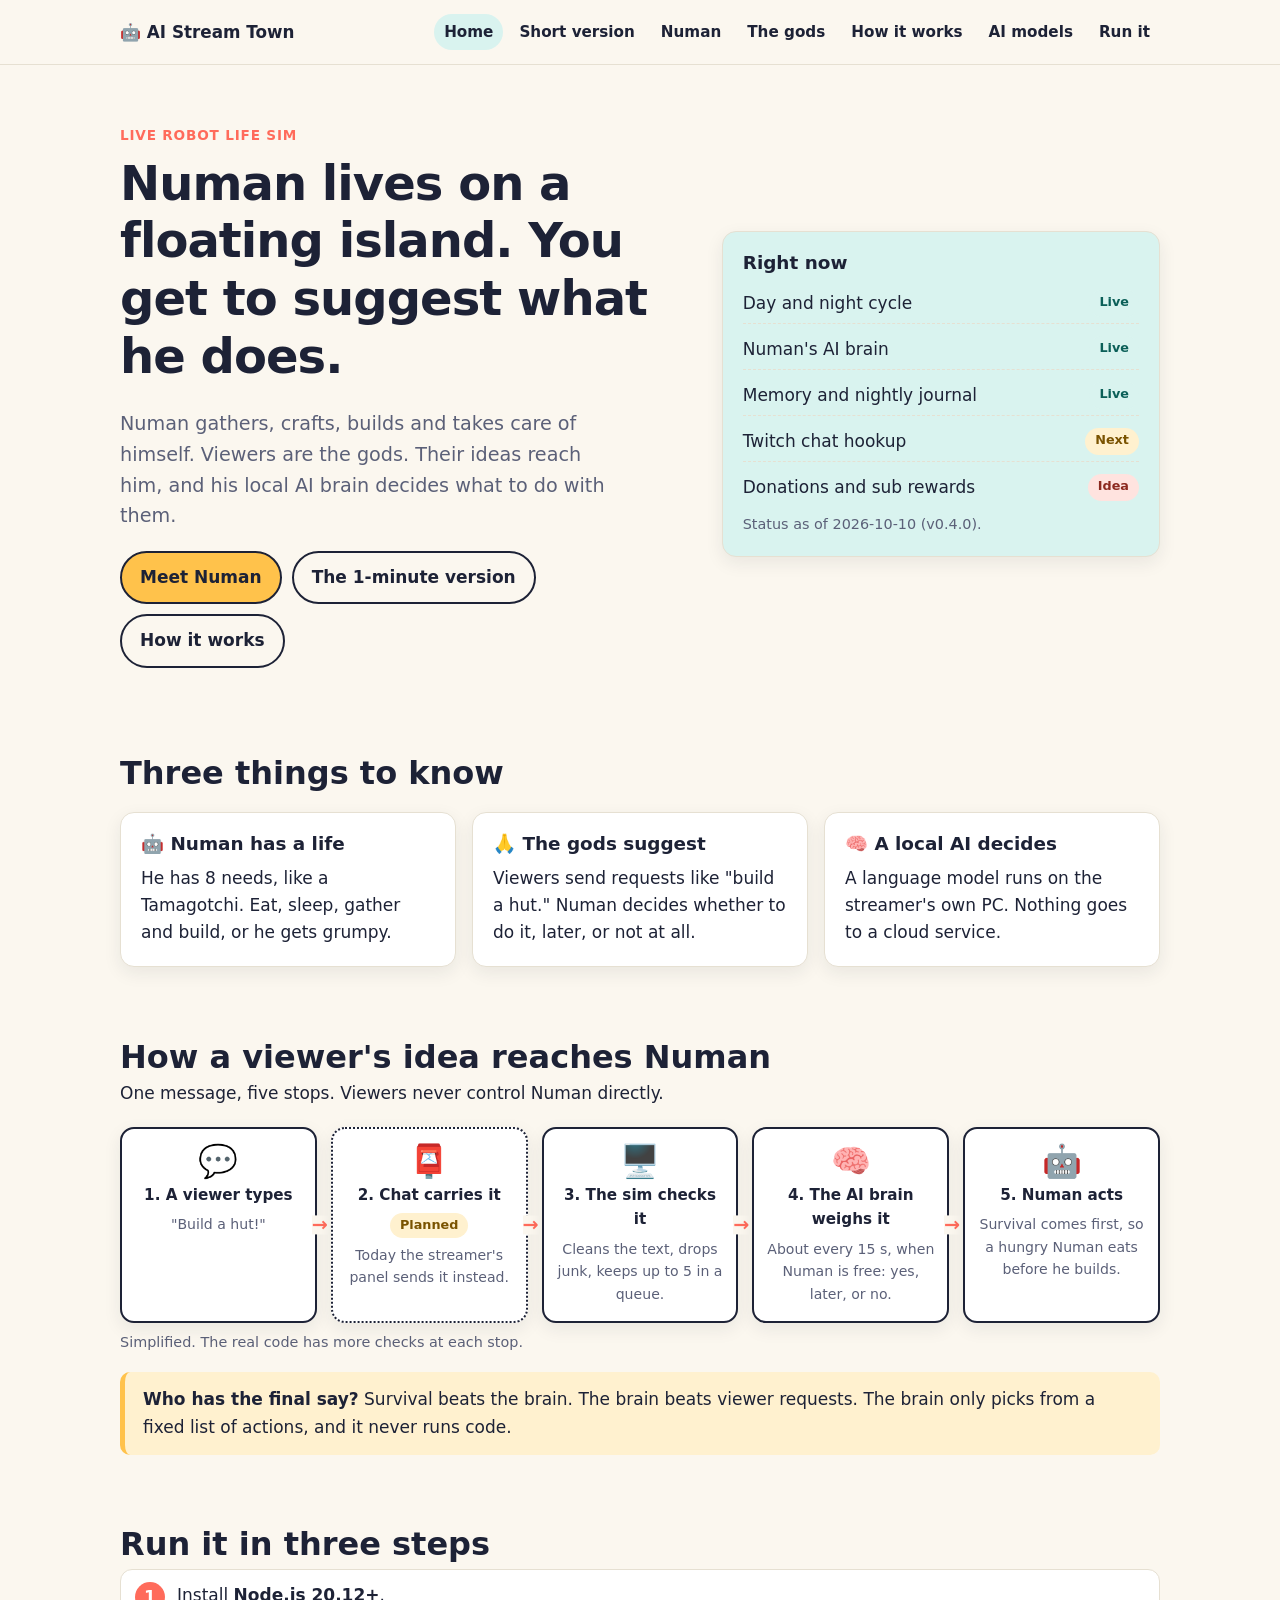
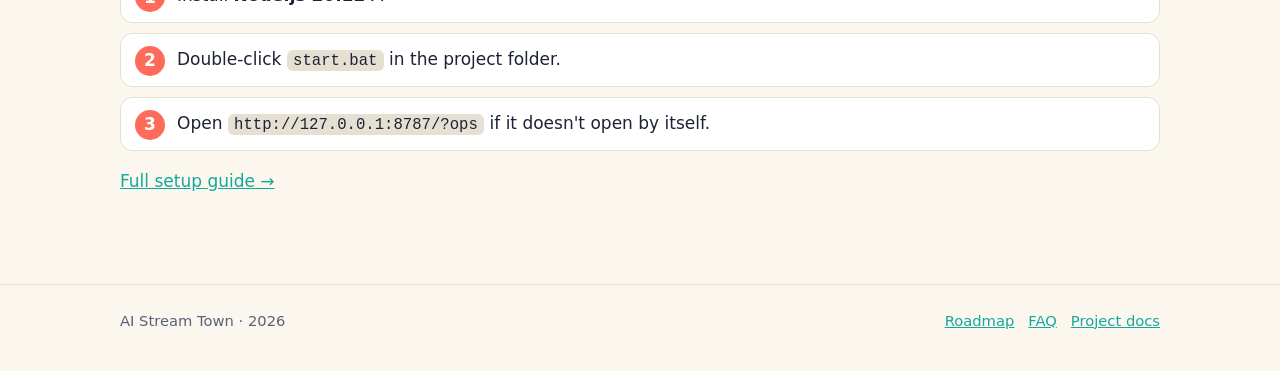
<file: index.html>
<!doctype html>
<html lang="en">
<head>
<meta charset="utf-8">
<meta name="viewport" content="width=device-width,initial-scale=1">
<title>AI Stream Town</title>
<meta name="description" content="A live stream of Numan, a small robot on a floating island. Viewers are the gods; a local AI brain decides what he does.">
<link rel="stylesheet" href="css/style.css">
<script src="js/main.js" defer></script>
</head>
<body>
<a class="skip-link" href="#main">Skip to content</a>
<header class="site-header">
  <div class="container nav-row">
    <a class="brand" href="index.html">🤖 AI Stream Town</a>
    <button class="nav-toggle" type="button" aria-expanded="false" aria-controls="site-nav">Menu</button>
    <nav id="site-nav" class="site-nav" aria-label="Main">
      <a href="index.html">Home</a>
      <a href="eli5.html">Short version</a>
      <a href="numan.html">Numan</a>
      <a href="the-gods.html">The gods</a>
      <a href="how-it-works.html">How it works</a>
      <a href="ai-models.html">AI models</a>
      <a href="run-it.html">Run it</a>
    </nav>
  </div>
</header>

<main id="main" class="container">

  <section class="hero">
    <div>
      <span class="eyebrow">Live robot life sim</span>
      <h1>Numan lives on a floating island. You get to suggest what he does.</h1>
      <p class="lead">Numan gathers, crafts, builds and takes care of himself. Viewers are the gods. Their ideas reach him, and his local AI brain decides what to do with them.</p>
      <div class="btn-row">
        <a class="btn btn-primary" href="numan.html">Meet Numan</a>
        <a class="btn btn-ghost" href="eli5.html">The 1-minute version</a>
        <a class="btn btn-ghost" href="how-it-works.html">How it works</a>
      </div>
    </div>

    <aside class="card status-card" aria-label="Current status">
      <h3>Right now</h3>
      <ul>
        <li>Day and night cycle <span class="badge badge-live">Live</span></li>
        <li>Numan's AI brain <span class="badge badge-live">Live</span></li>
        <li>Memory and nightly journal <span class="badge badge-live">Live</span></li>
        <li>Twitch chat hookup <span class="badge badge-soon">Next</span></li>
        <li>Donations and sub rewards <span class="badge badge-idea">Idea</span></li>
      </ul>
      <p class="small">Status as of 2026-10-10 (v0.4.0).</p>
    </aside>
  </section>

  <section>
    <h2 class="section-title">Three things to know</h2>
    <div class="grid">
      <a class="card" href="numan.html">
        <h3>🤖 Numan has a life</h3>
        <p>He has 8 needs, like a Tamagotchi. Eat, sleep, gather and build, or he gets grumpy.</p>
      </a>
      <a class="card" href="the-gods.html">
        <h3>🙏 The gods suggest</h3>
        <p>Viewers send requests like "build a hut." Numan decides whether to do it, later, or not at all.</p>
      </a>
      <a class="card" href="ai-models.html">
        <h3>🧠 A local AI decides</h3>
        <p>A language model runs on the streamer's own PC. Nothing goes to a cloud service.</p>
      </a>
    </div>
  </section>

  <section>
    <h2 class="section-title">How a viewer's idea reaches Numan</h2>
    <p>One message, five stops. Viewers never control Numan directly.</p>
    <figure class="relay-figure">
      <ol class="relay">
        <li class="relay-step">
          <span class="relay-icon" aria-hidden="true">💬</span>
          <b>1. A viewer types</b>
          <span>"Build a hut!"</span>
        </li>
        <li class="relay-step planned">
          <span class="relay-icon" aria-hidden="true">📮</span>
          <b>2. Chat carries it</b>
          <span class="badge badge-soon">Planned</span>
          <span>Today the streamer's panel sends it instead.</span>
        </li>
        <li class="relay-step">
          <span class="relay-icon" aria-hidden="true">🖥️</span>
          <b>3. The sim checks it</b>
          <span>Cleans the text, drops junk, keeps up to 5 in a queue.</span>
        </li>
        <li class="relay-step">
          <span class="relay-icon" aria-hidden="true">🧠</span>
          <b>4. The AI brain weighs it</b>
          <span>About every 15 s, when Numan is free: yes, later, or no.</span>
        </li>
        <li class="relay-step">
          <span class="relay-icon" aria-hidden="true">🤖</span>
          <b>5. Numan acts</b>
          <span>Survival comes first, so a hungry Numan eats before he builds.</span>
        </li>
      </ol>
      <figcaption class="small">Simplified. The real code has more checks at each stop.</figcaption>
    </figure>
    <div class="callout">
      <p><b>Who has the final say?</b> Survival beats the brain. The brain beats viewer requests. The brain only picks from a fixed list of actions, and it never runs code.</p>
    </div>
  </section>

  <section>
    <h2 class="section-title">Run it in three steps</h2>
    <ol class="steps">
      <li>Install <b>Node.js 20.12+</b>.</li>
      <li>Double-click <code>start.bat</code> in the project folder.</li>
      <li>Open <code>http://127.0.0.1:8787/?ops</code> if it doesn't open by itself.</li>
    </ol>
    <p><a href="run-it.html">Full setup guide →</a></p>
  </section>

</main>

<footer class="site-footer">
  <div class="container">
    <span>AI Stream Town · <span data-year></span></span>
    <nav aria-label="Footer">
      <a href="roadmap.html">Roadmap</a>
      <a href="faq.html">FAQ</a>
      <a href="../docs/SUMMARY.md">Project docs</a>
    </nav>
  </div>
</footer>
</body>
</html>
</file>
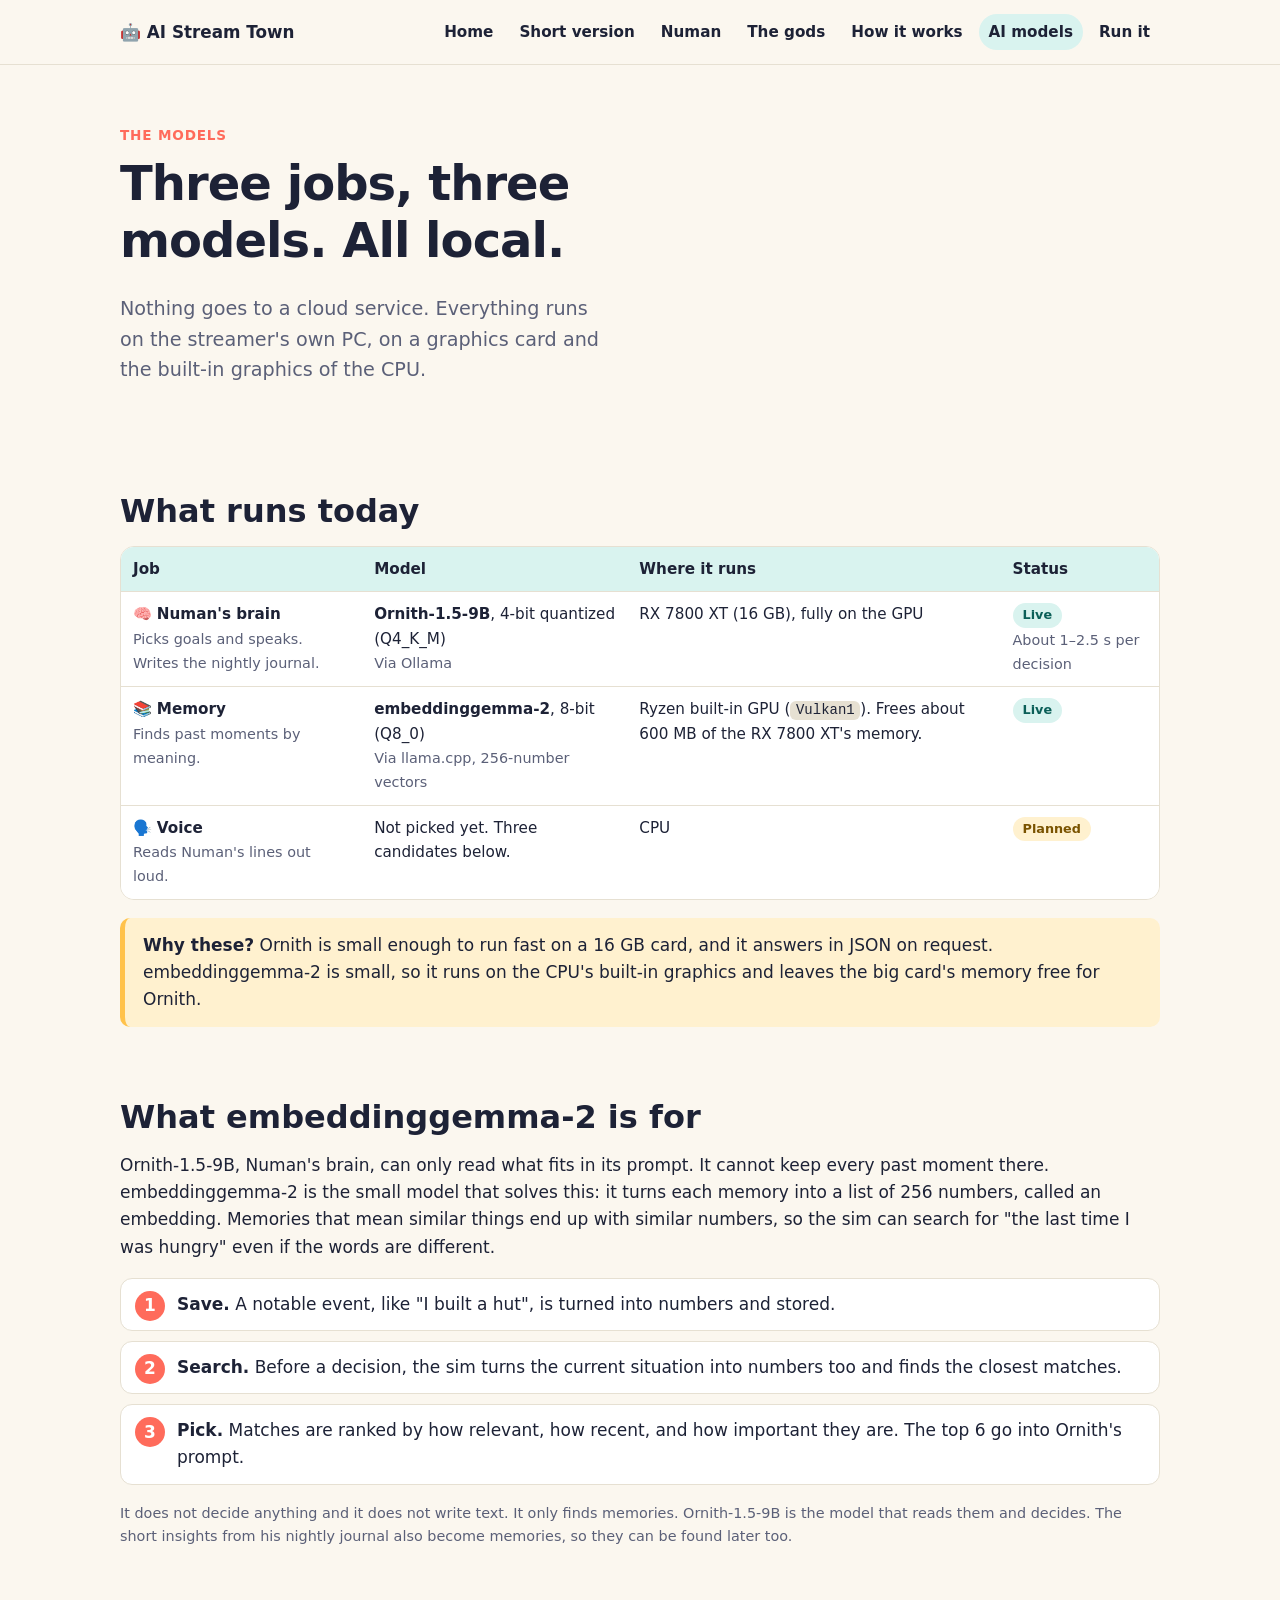
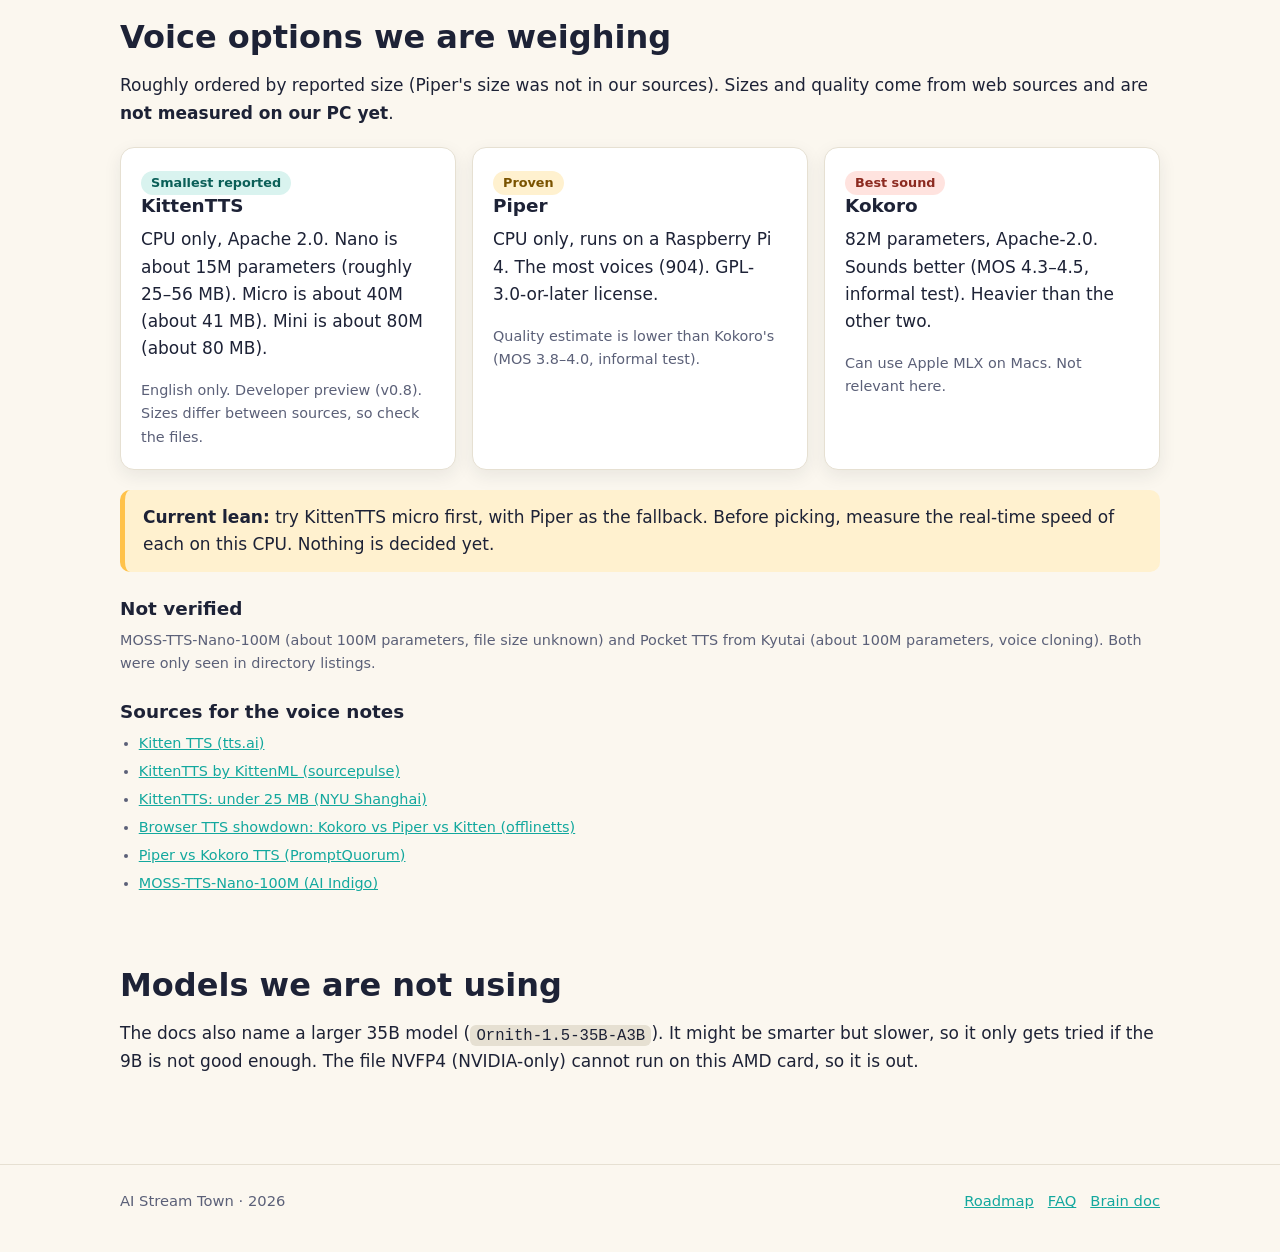
<file: ai-models.html>
<!doctype html>
<html lang="en">
<head>
<meta charset="utf-8">
<meta name="viewport" content="width=device-width,initial-scale=1">
<title>AI models · AI Stream Town</title>
<meta name="description" content="Which AI models run Numan's brain, memory and voice, and which voice options we are weighing.">
<link rel="stylesheet" href="css/style.css">
<script src="js/main.js" defer></script>
</head>
<body>
<a class="skip-link" href="#main">Skip to content</a>
<header class="site-header">
  <div class="container nav-row">
    <a class="brand" href="index.html">🤖 AI Stream Town</a>
    <button class="nav-toggle" type="button" aria-expanded="false" aria-controls="site-nav">Menu</button>
    <nav id="site-nav" class="site-nav" aria-label="Main">
      <a href="index.html">Home</a>
      <a href="eli5.html">Short version</a>
      <a href="numan.html">Numan</a>
      <a href="the-gods.html">The gods</a>
      <a href="how-it-works.html">How it works</a>
      <a href="ai-models.html">AI models</a>
      <a href="run-it.html">Run it</a>
    </nav>
  </div>
</header>

<main id="main" class="container">

  <section class="hero">
    <div>
      <span class="eyebrow">The models</span>
      <h1>Three jobs, three models. All local.</h1>
      <p class="lead">Nothing goes to a cloud service. Everything runs on the streamer's own PC, on a graphics card and the built-in graphics of the CPU.</p>
    </div>
  </section>

  <h2>What runs today</h2>
  <div class="table-wrap">
    <table>
      <thead>
        <tr><th>Job</th><th>Model</th><th>Where it runs</th><th>Status</th></tr>
      </thead>
      <tbody>
        <tr>
          <td>🧠 <b>Numan's brain</b><br><span class="small">Picks goals and speaks. Writes the nightly journal.</span></td>
          <td><b>Ornith-1.5-9B</b>, 4-bit quantized (Q4_K_M)<br><span class="small">Via Ollama</span></td>
          <td>RX 7800 XT (16 GB), fully on the GPU</td>
          <td><span class="badge badge-live">Live</span><br><span class="small">About 1–2.5 s per decision</span></td>
        </tr>
        <tr>
          <td>📚 <b>Memory</b><br><span class="small">Finds past moments by meaning.</span></td>
          <td><b>embeddinggemma-2</b>, 8-bit (Q8_0)<br><span class="small">Via llama.cpp, 256-number vectors</span></td>
          <td>Ryzen built-in GPU (<code>Vulkan1</code>). Frees about 600 MB of the RX 7800 XT's memory.</td>
          <td><span class="badge badge-live">Live</span></td>
        </tr>
        <tr>
          <td>🗣️ <b>Voice</b><br><span class="small">Reads Numan's lines out loud.</span></td>
          <td>Not picked yet. Three candidates below.</td>
          <td>CPU</td>
          <td><span class="badge badge-soon">Planned</span></td>
        </tr>
      </tbody>
    </table>
  </div>

  <div class="callout">
    <p><b>Why these?</b> Ornith is small enough to run fast on a 16 GB card, and it answers in JSON on request. embeddinggemma-2 is small, so it runs on the CPU's built-in graphics and leaves the big card's memory free for Ornith.</p>
  </div>

  <h2>What embeddinggemma-2 is for</h2>
  <p>Ornith-1.5-9B, Numan's brain, can only read what fits in its prompt. It cannot keep every past moment there. embeddinggemma-2 is the small model that solves this: it turns each memory into a list of 256 numbers, called an embedding. Memories that mean similar things end up with similar numbers, so the sim can search for "the last time I was hungry" even if the words are different.</p>
  <ol class="steps">
    <li><b>Save.</b> A notable event, like "I built a hut", is turned into numbers and stored.</li>
    <li><b>Search.</b> Before a decision, the sim turns the current situation into numbers too and finds the closest matches.</li>
    <li><b>Pick.</b> Matches are ranked by how relevant, how recent, and how important they are. The top 6 go into Ornith's prompt.</li>
  </ol>
  <p class="small">It does not decide anything and it does not write text. It only finds memories. Ornith-1.5-9B is the model that reads them and decides. The short insights from his nightly journal also become memories, so they can be found later too.</p>

  <h2>Voice options we are weighing</h2>
  <p>Roughly ordered by reported size (Piper's size was not in our sources). Sizes and quality come from web sources and are <b>not measured on our PC yet</b>.</p>

  <div class="grid">
    <div class="card">
      <span class="badge badge-live">Smallest reported</span>
      <h3>KittenTTS</h3>
      <p>CPU only, Apache 2.0. Nano is about 15M parameters (roughly 25–56 MB). Micro is about 40M (about 41 MB). Mini is about 80M (about 80 MB).</p>
      <p class="small">English only. Developer preview (v0.8). Sizes differ between sources, so check the files.</p>
    </div>
    <div class="card">
      <span class="badge badge-soon">Proven</span>
      <h3>Piper</h3>
      <p>CPU only, runs on a Raspberry Pi 4. The most voices (904). GPL-3.0-or-later license.</p>
      <p class="small">Quality estimate is lower than Kokoro's (MOS 3.8–4.0, informal test).</p>
    </div>
    <div class="card">
      <span class="badge badge-idea">Best sound</span>
      <h3>Kokoro</h3>
      <p>82M parameters, Apache-2.0. Sounds better (MOS 4.3–4.5, informal test). Heavier than the other two.</p>
      <p class="small">Can use Apple MLX on Macs. Not relevant here.</p>
    </div>
  </div>

  <div class="callout">
    <p><b>Current lean:</b> try KittenTTS micro first, with Piper as the fallback. Before picking, measure the real-time speed of each on this CPU. Nothing is decided yet.</p>
  </div>

  <h3>Not verified</h3>
  <p class="small">MOSS-TTS-Nano-100M (about 100M parameters, file size unknown) and Pocket TTS from Kyutai (about 100M parameters, voice cloning). Both were only seen in directory listings.</p>

  <h3>Sources for the voice notes</h3>
  <ul class="small">
    <li><a href="https://tts.ai/voices/kitten-tts/">Kitten TTS (tts.ai)</a></li>
    <li><a href="https://www.sourcepulse.org/projects/11096489">KittenTTS by KittenML (sourcepulse)</a></li>
    <li><a href="https://rits.shanghai.nyu.edu/ai/kittentts-state-of-the-art-voice-synthesis-in-under-25-mb/">KittenTTS: under 25 MB (NYU Shanghai)</a></li>
    <li><a href="https://offlinetts.com/blog/browser-tts-showdown-kokoro-piper-kitten/">Browser TTS showdown: Kokoro vs Piper vs Kitten (offlinetts)</a></li>
    <li><a href="https://www.promptquorum.com/power-local-llm/piper-vs-kokoro-tts">Piper vs Kokoro TTS (PromptQuorum)</a></li>
    <li><a href="https://aiindigo.com/tool/moss-tts-nano-100m-1">MOSS-TTS-Nano-100M (AI Indigo)</a></li>
  </ul>

  <h2>Models we are not using</h2>
  <p>The docs also name a larger 35B model (<code>Ornith-1.5-35B-A3B</code>). It might be smarter but slower, so it only gets tried if the 9B is not good enough. The file NVFP4 (NVIDIA-only) cannot run on this AMD card, so it is out.</p>

</main>

<footer class="site-footer">
  <div class="container">
    <span>AI Stream Town · <span data-year></span></span>
    <nav aria-label="Footer">
      <a href="roadmap.html">Roadmap</a>
      <a href="faq.html">FAQ</a>
      <a href="../docs/BRAIN.md">Brain doc</a>
    </nav>
  </div>
</footer>
</body>
</html>
</file>
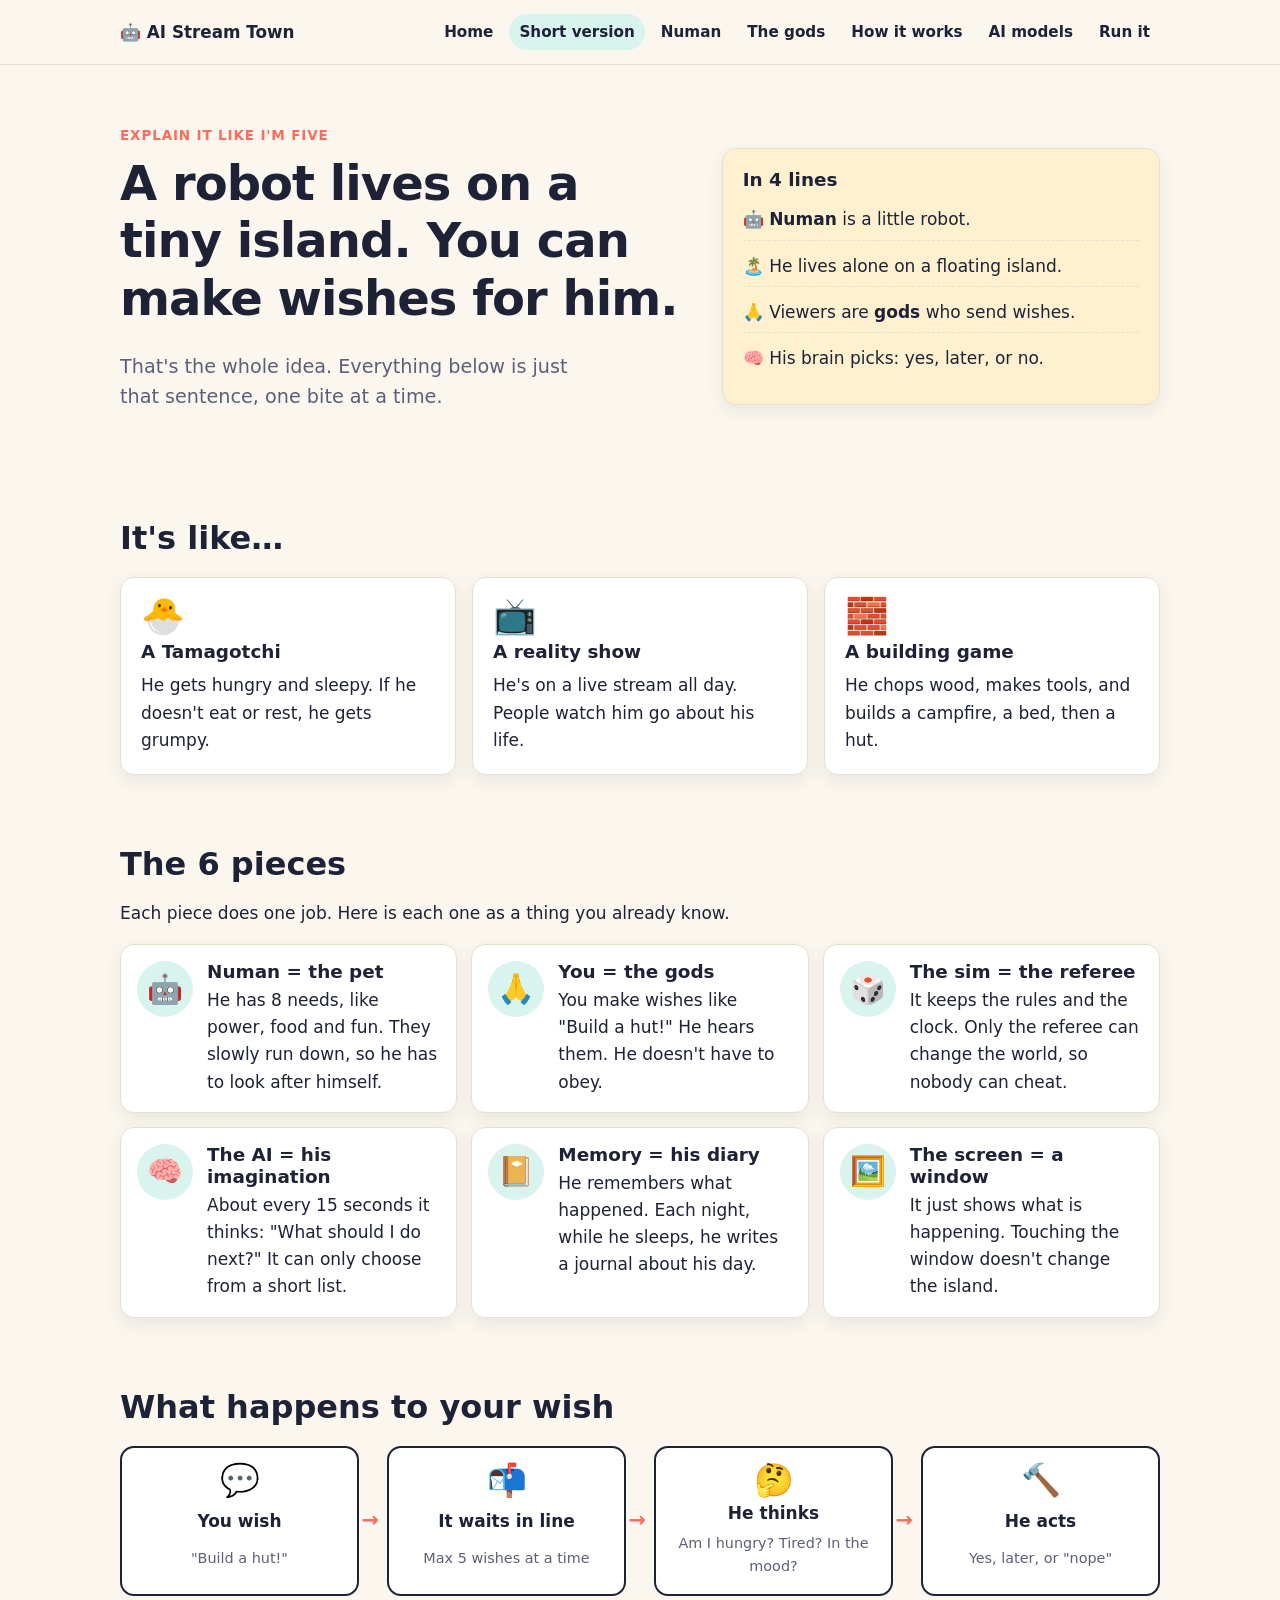
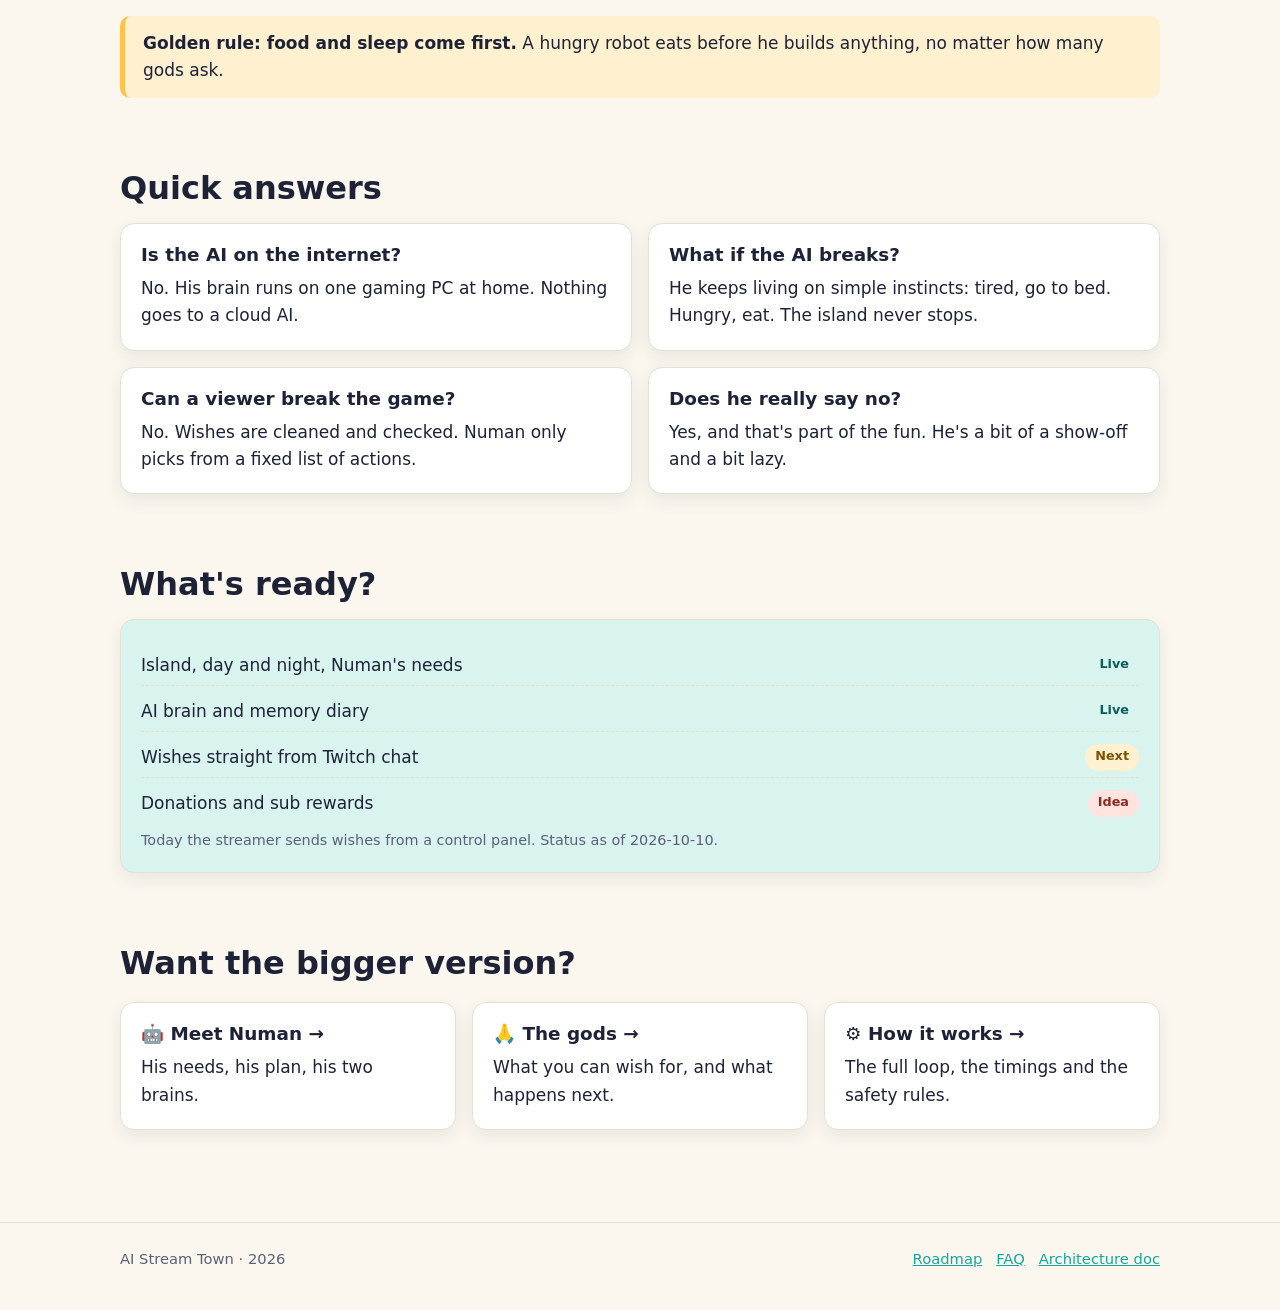
<file: eli5.html>
<!doctype html>
<html lang="en">
<head>
<meta charset="utf-8">
<meta name="viewport" content="width=device-width,initial-scale=1">
<title>The short version · AI Stream Town</title>
<meta name="description" content="AI Stream Town explained like you're five: a robot, an island, viewers as gods, and a brain that lives on one PC.">
<link rel="stylesheet" href="css/style.css">
<script src="js/main.js" defer></script>
</head>
<body>
<a class="skip-link" href="#main">Skip to content</a>
<header class="site-header">
  <div class="container nav-row">
    <a class="brand" href="index.html">🤖 AI Stream Town</a>
    <button class="nav-toggle" type="button" aria-expanded="false" aria-controls="site-nav">Menu</button>
    <nav id="site-nav" class="site-nav" aria-label="Main">
      <a href="index.html">Home</a>
      <a href="eli5.html">Short version</a>
      <a href="numan.html">Numan</a>
      <a href="the-gods.html">The gods</a>
      <a href="how-it-works.html">How it works</a>
      <a href="ai-models.html">AI models</a>
      <a href="run-it.html">Run it</a>
    </nav>
  </div>
</header>

<main id="main" class="container">

  <section class="hero">
    <div>
      <span class="eyebrow">Explain it like I'm five</span>
      <h1>A robot lives on a tiny island. You can make wishes for him.</h1>
      <p class="lead">That's the whole idea. Everything below is just that sentence, one bite at a time.</p>
    </div>
    <aside class="card eli5-tldr" aria-label="One-minute summary">
      <h3>In 4 lines</h3>
      <ol>
        <li>🤖 <b>Numan</b> is a little robot.</li>
        <li>🏝️ He lives alone on a floating island.</li>
        <li>🙏 Viewers are <b>gods</b> who send wishes.</li>
        <li>🧠 His brain picks: yes, later, or no.</li>
      </ol>
    </aside>
  </section>

  <h2>It's like…</h2>
  <div class="grid eli5-likes">
    <div class="card"><span class="eli5-emoji" aria-hidden="true">🐣</span><h3>A Tamagotchi</h3><p>He gets hungry and sleepy. If he doesn't eat or rest, he gets grumpy.</p></div>
    <div class="card"><span class="eli5-emoji" aria-hidden="true">📺</span><h3>A reality show</h3><p>He's on a live stream all day. People watch him go about his life.</p></div>
    <div class="card"><span class="eli5-emoji" aria-hidden="true">🧱</span><h3>A building game</h3><p>He chops wood, makes tools, and builds a campfire, a bed, then a hut.</p></div>
  </div>

  <h2>The 6 pieces</h2>
  <p>Each piece does one job. Here is each one as a thing you already know.</p>
  <div class="eli5-pieces">
    <div class="eli5-piece">
      <span class="eli5-emoji" aria-hidden="true">🤖</span>
      <div>
        <h3>Numan = the pet</h3>
        <p>He has 8 needs, like power, food and fun. They slowly run down, so he has to look after himself.</p>
      </div>
    </div>
    <div class="eli5-piece">
      <span class="eli5-emoji" aria-hidden="true">🙏</span>
      <div>
        <h3>You = the gods</h3>
        <p>You make wishes like "Build a hut!" He hears them. He doesn't have to obey.</p>
      </div>
    </div>
    <div class="eli5-piece">
      <span class="eli5-emoji" aria-hidden="true">🎲</span>
      <div>
        <h3>The sim = the referee</h3>
        <p>It keeps the rules and the clock. Only the referee can change the world, so nobody can cheat.</p>
      </div>
    </div>
    <div class="eli5-piece">
      <span class="eli5-emoji" aria-hidden="true">🧠</span>
      <div>
        <h3>The AI = his imagination</h3>
        <p>About every 15 seconds it thinks: "What should I do next?" It can only choose from a short list.</p>
      </div>
    </div>
    <div class="eli5-piece">
      <span class="eli5-emoji" aria-hidden="true">📔</span>
      <div>
        <h3>Memory = his diary</h3>
        <p>He remembers what happened. Each night, while he sleeps, he writes a journal about his day.</p>
      </div>
    </div>
    <div class="eli5-piece">
      <span class="eli5-emoji" aria-hidden="true">🖼️</span>
      <div>
        <h3>The screen = a window</h3>
        <p>It just shows what is happening. Touching the window doesn't change the island.</p>
      </div>
    </div>
  </div>

  <h2>What happens to your wish</h2>
  <ol class="eli5-path" aria-label="A wish, start to finish">
    <li><span aria-hidden="true">💬</span><b>You wish</b><span class="small">"Build a hut!"</span></li>
    <li><span aria-hidden="true">📬</span><b>It waits in line</b><span class="small">Max 5 wishes at a time</span></li>
    <li><span aria-hidden="true">🤔</span><b>He thinks</b><span class="small">Am I hungry? Tired? In the mood?</span></li>
    <li><span aria-hidden="true">🔨</span><b>He acts</b><span class="small">Yes, later, or "nope"</span></li>
  </ol>

  <div class="callout">
    <p><b>Golden rule: food and sleep come first.</b> A hungry robot eats before he builds anything, no matter how many gods ask.</p>
  </div>

  <h2>Quick answers</h2>
  <div class="grid-2">
    <div class="card"><h3>Is the AI on the internet?</h3><p>No. His brain runs on one gaming PC at home. Nothing goes to a cloud AI.</p></div>
    <div class="card"><h3>What if the AI breaks?</h3><p>He keeps living on simple instincts: tired, go to bed. Hungry, eat. The island never stops.</p></div>
    <div class="card"><h3>Can a viewer break the game?</h3><p>No. Wishes are cleaned and checked. Numan only picks from a fixed list of actions.</p></div>
    <div class="card"><h3>Does he really say no?</h3><p>Yes, and that's part of the fun. He's a bit of a show-off and a bit lazy.</p></div>
  </div>

  <h2>What's ready?</h2>
  <div class="card status-card">
    <ul>
      <li>Island, day and night, Numan's needs <span class="badge badge-live">Live</span></li>
      <li>AI brain and memory diary <span class="badge badge-live">Live</span></li>
      <li>Wishes straight from Twitch chat <span class="badge badge-soon">Next</span></li>
      <li>Donations and sub rewards <span class="badge badge-idea">Idea</span></li>
    </ul>
    <p class="small">Today the streamer sends wishes from a control panel. Status as of 2026-10-10.</p>
  </div>

  <h2>Want the bigger version?</h2>
  <div class="grid">
    <a class="card" href="numan.html"><h3>🤖 Meet Numan →</h3><p>His needs, his plan, his two brains.</p></a>
    <a class="card" href="the-gods.html"><h3>🙏 The gods →</h3><p>What you can wish for, and what happens next.</p></a>
    <a class="card" href="how-it-works.html"><h3>⚙️ How it works →</h3><p>The full loop, the timings and the safety rules.</p></a>
  </div>

</main>

<footer class="site-footer">
  <div class="container">
    <span>AI Stream Town · <span data-year></span></span>
    <nav aria-label="Footer">
      <a href="roadmap.html">Roadmap</a>
      <a href="faq.html">FAQ</a>
      <a href="../docs/ARCHITECTURE.md">Architecture doc</a>
    </nav>
  </div>
</footer>
</body>
</html>
</file>
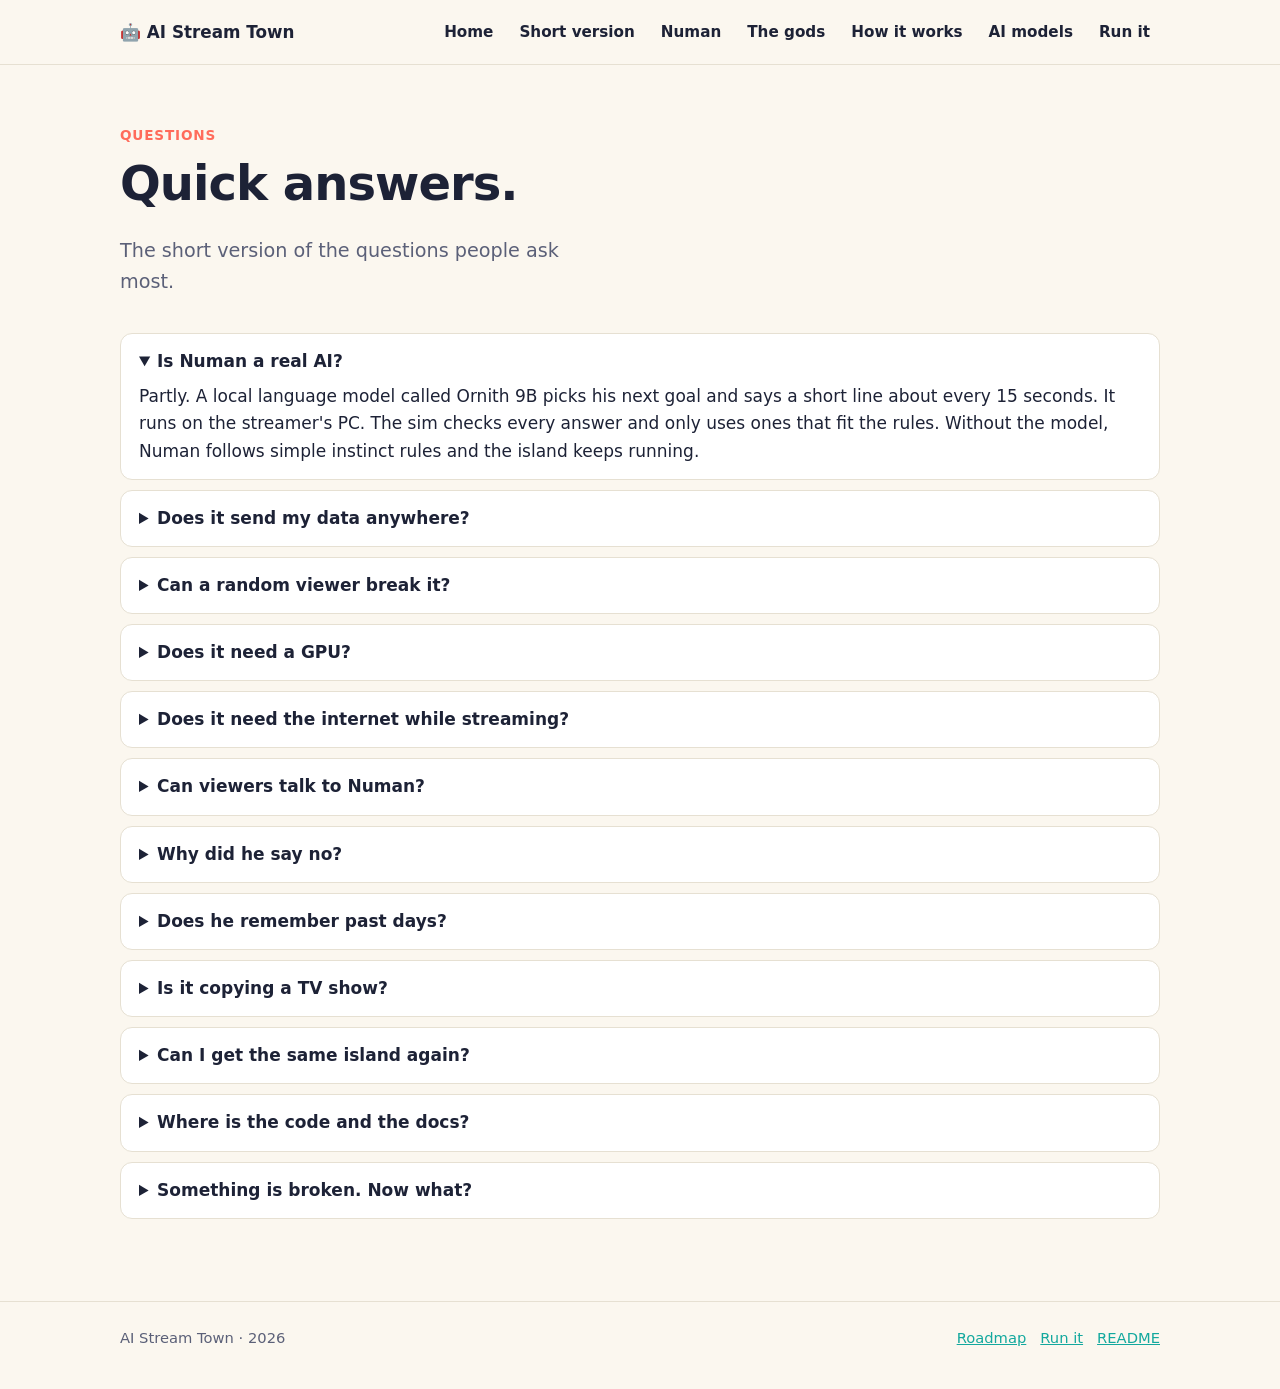
<file: faq.html>
<!doctype html>
<html lang="en">
<head>
<meta charset="utf-8">
<meta name="viewport" content="width=device-width,initial-scale=1">
<title>FAQ · AI Stream Town</title>
<meta name="description" content="Quick answers: is Numan a real AI, is it safe, does it need the internet or a GPU, and where do the code and docs live.">
<link rel="stylesheet" href="css/style.css">
<script src="js/main.js" defer></script>
</head>
<body>
<a class="skip-link" href="#main">Skip to content</a>
<header class="site-header">
  <div class="container nav-row">
    <a class="brand" href="index.html">🤖 AI Stream Town</a>
    <button class="nav-toggle" type="button" aria-expanded="false" aria-controls="site-nav">Menu</button>
    <nav id="site-nav" class="site-nav" aria-label="Main">
      <a href="index.html">Home</a>
      <a href="eli5.html">Short version</a>
      <a href="numan.html">Numan</a>
      <a href="the-gods.html">The gods</a>
      <a href="how-it-works.html">How it works</a>
      <a href="ai-models.html">AI models</a>
      <a href="run-it.html">Run it</a>
    </nav>
  </div>
</header>

<main id="main" class="container">

  <section class="hero">
    <div>
      <span class="eyebrow">Questions</span>
      <h1>Quick answers.</h1>
      <p class="lead">The short version of the questions people ask most.</p>
    </div>
  </section>

  <details open>
    <summary>Is Numan a real AI?</summary>
    <p>Partly. A local language model called Ornith 9B picks his next goal and says a short line about every 15 seconds. It runs on the streamer's PC. The sim checks every answer and only uses ones that fit the rules. Without the model, Numan follows simple instinct rules and the island keeps running.</p>
  </details>

  <details>
    <summary>Does it send my data anywhere?</summary>
    <p>The sim listens only on this PC (<code>127.0.0.1</code>) by default. The brain and memory run locally through Ollama and llama.cpp. Nothing is sent to a cloud AI service by the project itself. Downloads (npm packages, the model file) do need the internet once.</p>
  </details>

  <details>
    <summary>Can a random viewer break it?</summary>
    <p>Not from the outside. Connections are checked, messages are rate-limited, viewer text is cleaned, and operator commands need a token once you set one. Chat is not connected to the island yet, so there is no open door for viewers today.</p>
  </details>

  <details>
    <summary>Does it need a GPU?</summary>
    <p>For the brain, yes in practice. The model is about 6.7 GB and we only tested it on a 16 GB AMD card. Smaller setups are untested. Without a GPU or without Ollama, Numan still runs on instincts.</p>
  </details>

  <details>
    <summary>Does it need the internet while streaming?</summary>
    <p>The sim itself does not need it. You need it for the first setup (downloads) and for sending the stream to Twitch or YouTube through OBS.</p>
  </details>

  <details>
    <summary>Can viewers talk to Numan?</summary>
    <p>Not yet. Today the streamer sends god requests from the operator panel. A Twitch bridge is planned and needs a word filter and rate limits first. See the <a href="roadmap.html">roadmap</a>.</p>
  </details>

  <details>
    <summary>Why did he say no?</summary>
    <p>The brain weighs each request against his needs and mood. If he is hungry or tired, survival comes first. Refusals are part of the show. He answers in character, in a short line.</p>
  </details>

  <details>
    <summary>Does he remember past days?</summary>
    <p>Yes. Notable moments are stored as memories and searched by meaning when the brain decides. He writes a journal each night. A new era starts with a fresh island, but his memories come with him.</p>
  </details>

  <details>
    <summary>Is it copying a TV show?</summary>
    <p>No. It is an original world. The idea was inspired by <i>The Truman Show</i>, but none of its characters or places are used.</p>
  </details>

  <details>
    <summary>Can I get the same island again?</summary>
    <p>Yes. The <code>WORLD_SEED</code> setting in <code>.env</code> sets the layout. The same seed gives the same island.</p>
  </details>

  <details>
    <summary>Where is the code and the docs?</summary>
    <p>The simulation is in <code>sim/</code>, the screen is in <code>client/</code>, and the design notes are in <code>docs/</code>. This site is in <code>website/</code>. Start with <a href="../docs/SUMMARY.md">SUMMARY.md</a> for a status overview.</p>
  </details>

  <details>
    <summary>Something is broken. Now what?</summary>
    <p>Run <code>test.bat quick</code> to see whether the basics still pass. Check the terminal window for error lines. The <a href="run-it.html">Run it</a> page lists the settings and tests. Known issues are on the <a href="roadmap.html">roadmap</a>.</p>
  </details>

</main>

<footer class="site-footer">
  <div class="container">
    <span>AI Stream Town · <span data-year></span></span>
    <nav aria-label="Footer">
      <a href="roadmap.html">Roadmap</a>
      <a href="run-it.html">Run it</a>
      <a href="../README.md">README</a>
    </nav>
  </div>
</footer>
</body>
</html>
</file>
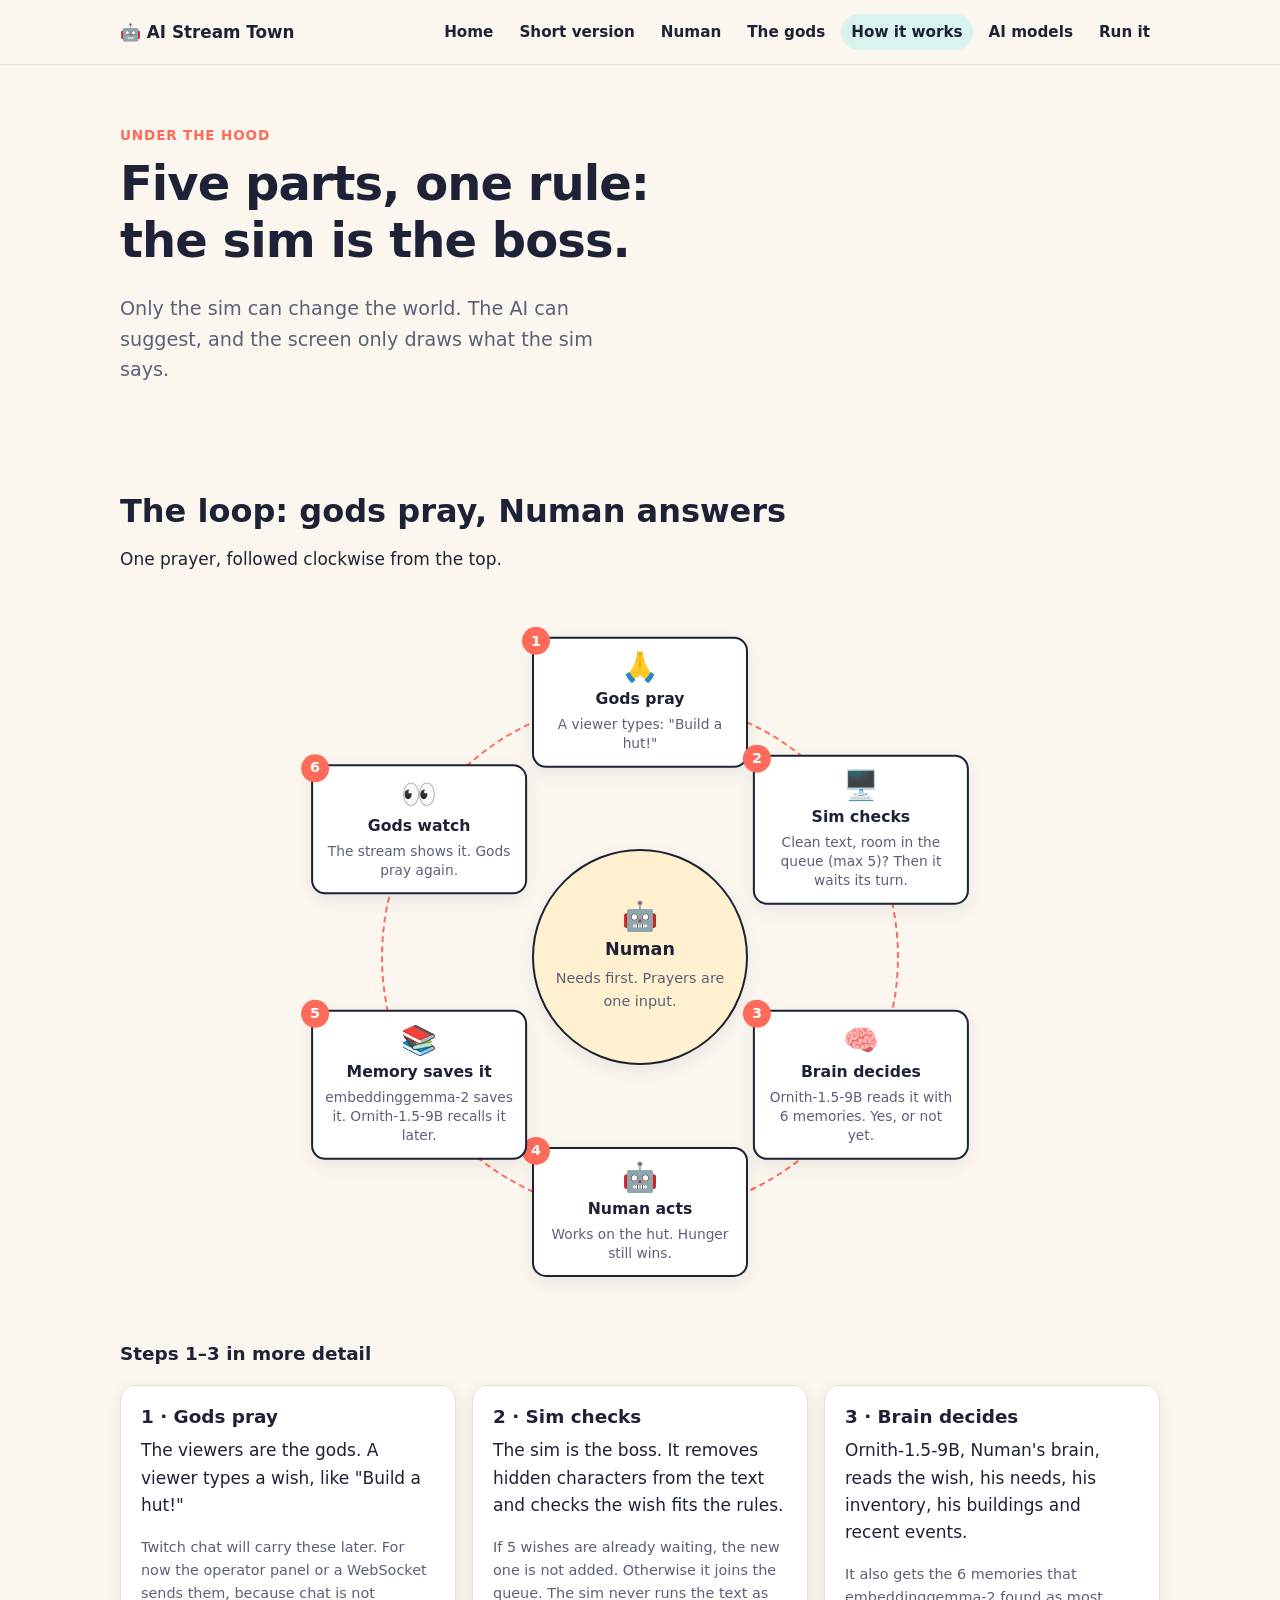
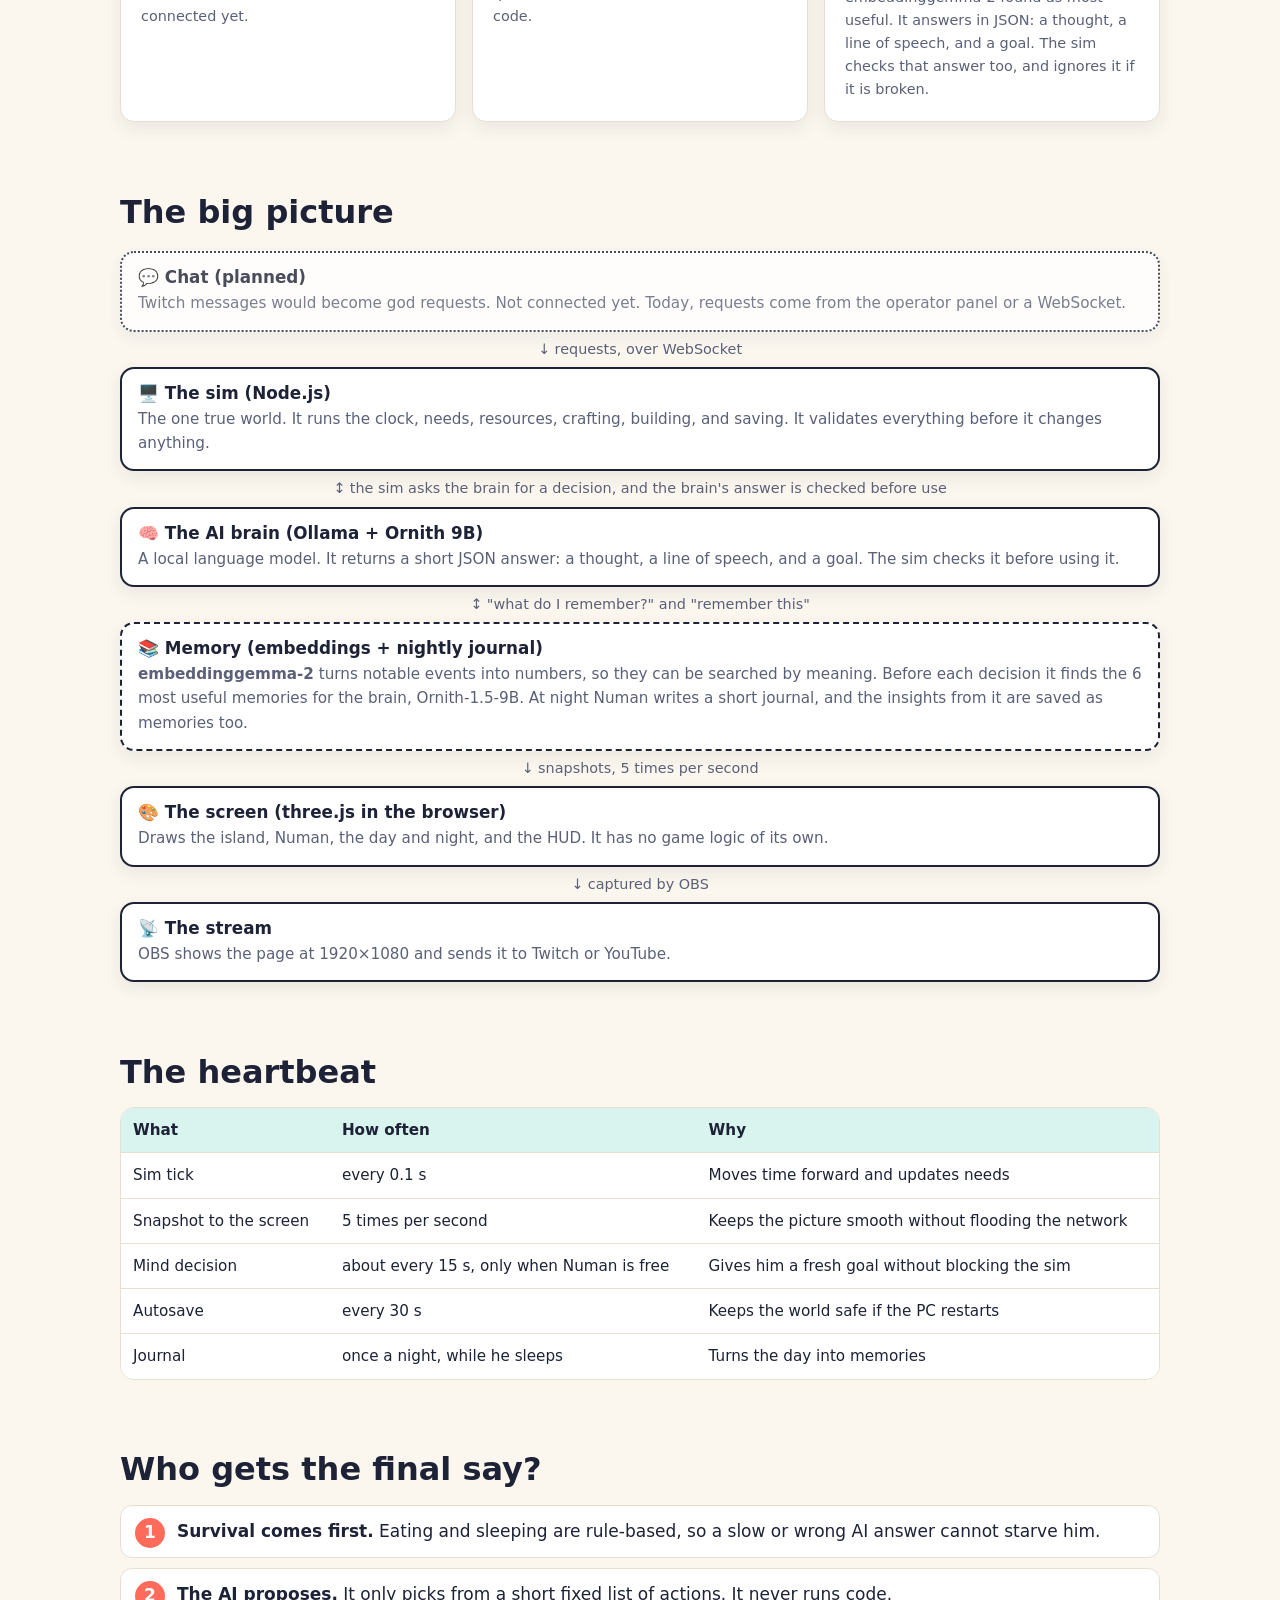
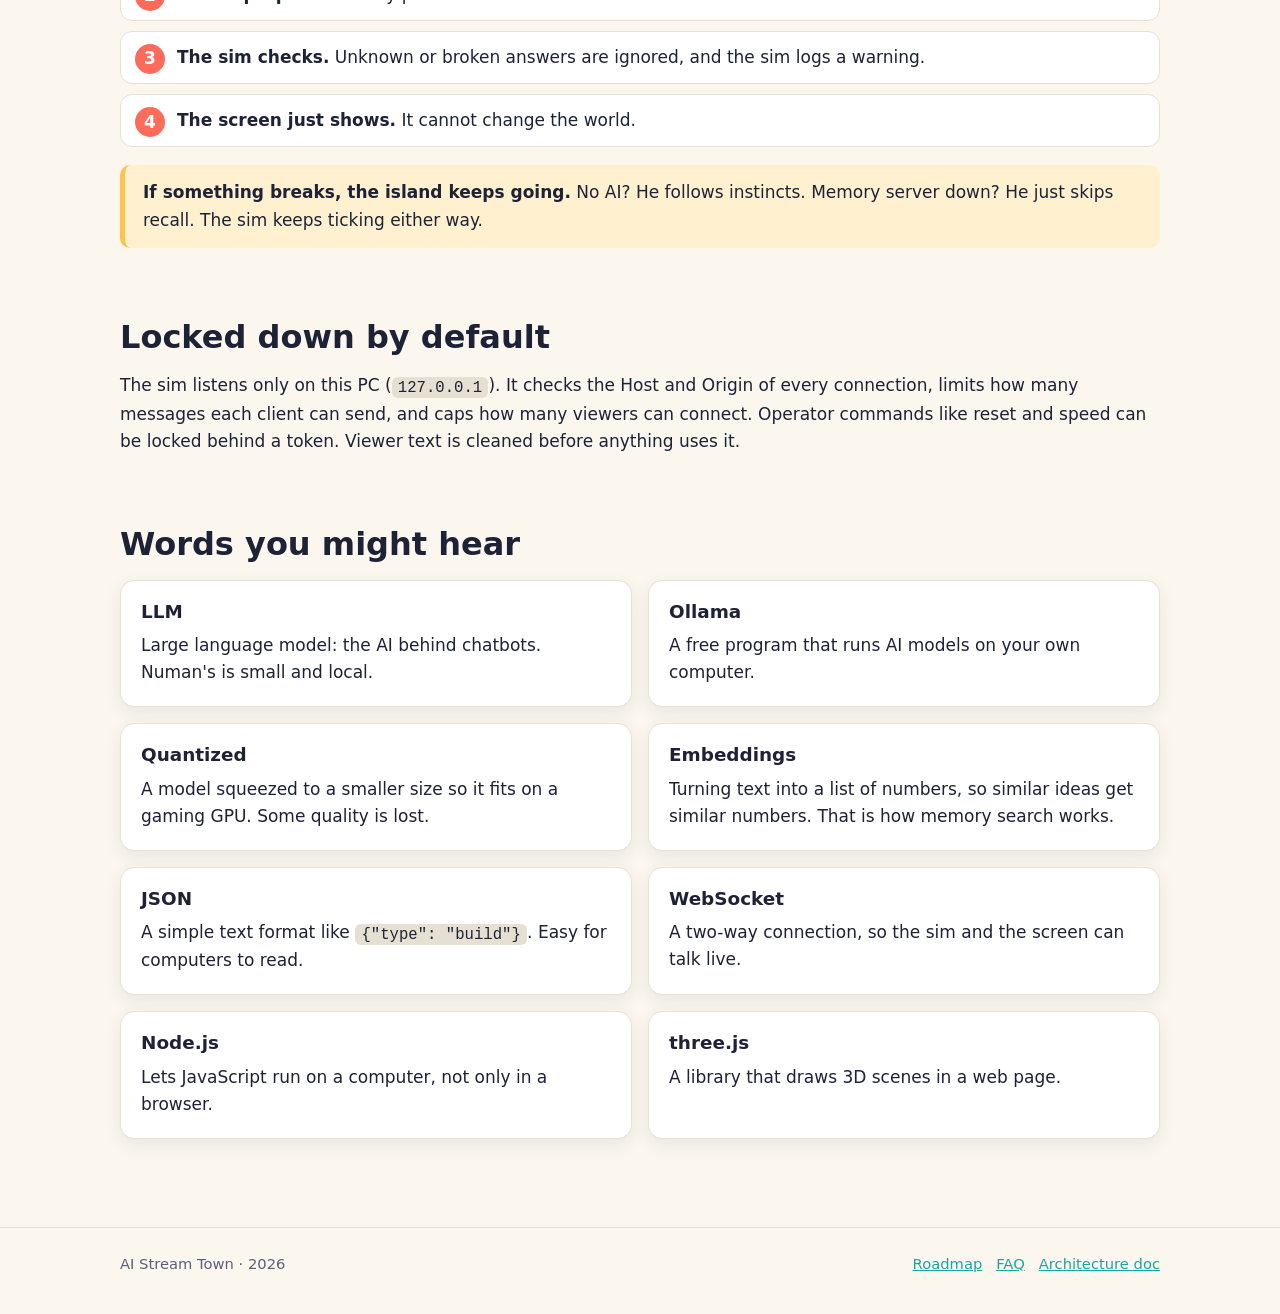
<file: how-it-works.html>
<!doctype html>
<html lang="en">
<head>
<meta charset="utf-8">
<meta name="viewport" content="width=device-width,initial-scale=1">
<title>How it works · AI Stream Town</title>
<meta name="description" content="The system behind AI Stream Town, explained at a high-school level: the sim, the AI brain, memory, the screen and the stream.">
<link rel="stylesheet" href="css/style.css">
<script src="js/main.js" defer></script>
</head>
<body>
<a class="skip-link" href="#main">Skip to content</a>
<header class="site-header">
  <div class="container nav-row">
    <a class="brand" href="index.html">🤖 AI Stream Town</a>
    <button class="nav-toggle" type="button" aria-expanded="false" aria-controls="site-nav">Menu</button>
    <nav id="site-nav" class="site-nav" aria-label="Main">
      <a href="index.html">Home</a>
      <a href="eli5.html">Short version</a>
      <a href="numan.html">Numan</a>
      <a href="the-gods.html">The gods</a>
      <a href="how-it-works.html">How it works</a>
      <a href="ai-models.html">AI models</a>
      <a href="run-it.html">Run it</a>
    </nav>
  </div>
</header>

<main id="main" class="container">

  <section class="hero">
    <div>
      <span class="eyebrow">Under the hood</span>
      <h1>Five parts, one rule: the sim is the boss.</h1>
      <p class="lead">Only the sim can change the world. The AI can suggest, and the screen only draws what the sim says.</p>
    </div>
  </section>

  <h2>The loop: gods pray, Numan answers</h2>
  <p>One prayer, followed clockwise from the top.</p>
  <div class="cycle-wrap">
    <div class="cycle-ring" aria-hidden="true"></div>
    <div class="cycle-hub">
      <div>
        <span class="cycle-icon" aria-hidden="true">🤖</span>
        <b>Numan</b>
        <span class="small">Needs first. Prayers are one input.</span>
      </div>
    </div>
    <ol class="cycle">
      <li class="cycle-node" style="--a: 0deg">
        <div class="cycle-card">
          <span class="cycle-num" aria-hidden="true">1</span>
          <span class="cycle-icon" aria-hidden="true">🙏</span>
          <b>Gods pray</b>
          <span class="small">A viewer types: "Build a hut!"</span>
        </div>
      </li>
      <li class="cycle-node" style="--a: 60deg">
        <div class="cycle-card">
          <span class="cycle-num" aria-hidden="true">2</span>
          <span class="cycle-icon" aria-hidden="true">🖥️</span>
          <b>Sim checks</b>
          <span class="small">Clean text, room in the queue (max 5)? Then it waits its turn.</span>
        </div>
      </li>
      <li class="cycle-node" style="--a: 120deg">
        <div class="cycle-card">
          <span class="cycle-num" aria-hidden="true">3</span>
          <span class="cycle-icon" aria-hidden="true">🧠</span>
          <b>Brain decides</b>
          <span class="small">Ornith-1.5-9B reads it with 6 memories. Yes, or not yet.</span>
        </div>
      </li>
      <li class="cycle-node" style="--a: 180deg">
        <div class="cycle-card">
          <span class="cycle-num" aria-hidden="true">4</span>
          <span class="cycle-icon" aria-hidden="true">🤖</span>
          <b>Numan acts</b>
          <span class="small">Works on the hut. Hunger still wins.</span>
        </div>
      </li>
      <li class="cycle-node" style="--a: 240deg">
        <div class="cycle-card">
          <span class="cycle-num" aria-hidden="true">5</span>
          <span class="cycle-icon" aria-hidden="true">📚</span>
          <b>Memory saves it</b>
          <span class="small">embeddinggemma-2 saves it. Ornith-1.5-9B recalls it later.</span>
        </div>
      </li>
      <li class="cycle-node" style="--a: 300deg">
        <div class="cycle-card">
          <span class="cycle-num" aria-hidden="true">6</span>
          <span class="cycle-icon" aria-hidden="true">👀</span>
          <b>Gods watch</b>
          <span class="small">The stream shows it. Gods pray again.</span>
        </div>
      </li>
    </ol>
  </div>

  <h3>Steps 1–3 in more detail</h3>
  <div class="grid cycle-detail">
    <div class="card">
      <h3>1 · Gods pray</h3>
      <p>The viewers are the gods. A viewer types a wish, like "Build a hut!"</p>
      <p class="small">Twitch chat will carry these later. For now the operator panel or a WebSocket sends them, because chat is not connected yet.</p>
    </div>
    <div class="card">
      <h3>2 · Sim checks</h3>
      <p>The sim is the boss. It removes hidden characters from the text and checks the wish fits the rules.</p>
      <p class="small">If 5 wishes are already waiting, the new one is not added. Otherwise it joins the queue. The sim never runs the text as code.</p>
    </div>
    <div class="card">
      <h3>3 · Brain decides</h3>
      <p>Ornith-1.5-9B, Numan's brain, reads the wish, his needs, his inventory, his buildings and recent events.</p>
      <p class="small">It also gets the 6 memories that embeddinggemma-2 found as most useful. It answers in JSON: a thought, a line of speech, and a goal. The sim checks that answer too, and ignores it if it is broken.</p>
    </div>
  </div>

  <h2>The big picture</h2>
  <div class="flow" aria-label="System layers, top to bottom">
    <div class="flow-node planned">
      <h3>💬 Chat (planned)</h3>
      <p>Twitch messages would become god requests. Not connected yet. Today, requests come from the operator panel or a WebSocket.</p>
    </div>
    <div class="flow-link">↓ requests, over WebSocket</div>
    <div class="flow-node">
      <h3>🖥️ The sim (Node.js)</h3>
      <p>The one true world. It runs the clock, needs, resources, crafting, building, and saving. It validates everything before it changes anything.</p>
    </div>
    <div class="flow-link">↕ the sim asks the brain for a decision, and the brain's answer is checked before use</div>
    <div class="flow-node">
      <h3>🧠 The AI brain (Ollama + Ornith 9B)</h3>
      <p>A local language model. It returns a short JSON answer: a thought, a line of speech, and a goal. The sim checks it before using it.</p>
    </div>
    <div class="flow-link">↕ "what do I remember?" and "remember this"</div>
    <div class="flow-node memory">
      <h3>📚 Memory (embeddings + nightly journal)</h3>
      <p><b>embeddinggemma-2</b> turns notable events into numbers, so they can be searched by meaning. Before each decision it finds the 6 most useful memories for the brain, Ornith-1.5-9B. At night Numan writes a short journal, and the insights from it are saved as memories too.</p>
    </div>
    <div class="flow-link">↓ snapshots, 5 times per second</div>
    <div class="flow-node">
      <h3>🎨 The screen (three.js in the browser)</h3>
      <p>Draws the island, Numan, the day and night, and the HUD. It has no game logic of its own.</p>
    </div>
    <div class="flow-link">↓ captured by OBS</div>
    <div class="flow-node">
      <h3>📡 The stream</h3>
      <p>OBS shows the page at 1920×1080 and sends it to Twitch or YouTube.</p>
    </div>
  </div>

  <h2>The heartbeat</h2>
  <div class="table-wrap">
    <table>
      <thead><tr><th>What</th><th>How often</th><th>Why</th></tr></thead>
      <tbody>
        <tr><td>Sim tick</td><td>every 0.1 s</td><td>Moves time forward and updates needs</td></tr>
        <tr><td>Snapshot to the screen</td><td>5 times per second</td><td>Keeps the picture smooth without flooding the network</td></tr>
        <tr><td>Mind decision</td><td>about every 15 s, only when Numan is free</td><td>Gives him a fresh goal without blocking the sim</td></tr>
        <tr><td>Autosave</td><td>every 30 s</td><td>Keeps the world safe if the PC restarts</td></tr>
        <tr><td>Journal</td><td>once a night, while he sleeps</td><td>Turns the day into memories</td></tr>
      </tbody>
    </table>
  </div>

  <h2>Who gets the final say?</h2>
  <ol class="steps">
    <li><b>Survival comes first.</b> Eating and sleeping are rule-based, so a slow or wrong AI answer cannot starve him.</li>
    <li><b>The AI proposes.</b> It only picks from a short fixed list of actions. It never runs code.</li>
    <li><b>The sim checks.</b> Unknown or broken answers are ignored, and the sim logs a warning.</li>
    <li><b>The screen just shows.</b> It cannot change the world.</li>
  </ol>

  <div class="callout">
    <p><b>If something breaks, the island keeps going.</b> No AI? He follows instincts. Memory server down? He just skips recall. The sim keeps ticking either way.</p>
  </div>

  <h2>Locked down by default</h2>
  <p>The sim listens only on this PC (<code>127.0.0.1</code>). It checks the Host and Origin of every connection, limits how many messages each client can send, and caps how many viewers can connect. Operator commands like reset and speed can be locked behind a token. Viewer text is cleaned before anything uses it.</p>

  <h2>Words you might hear</h2>
  <div class="grid-2">
    <div class="card"><h3>LLM</h3><p>Large language model: the AI behind chatbots. Numan's is small and local.</p></div>
    <div class="card"><h3>Ollama</h3><p>A free program that runs AI models on your own computer.</p></div>
    <div class="card"><h3>Quantized</h3><p>A model squeezed to a smaller size so it fits on a gaming GPU. Some quality is lost.</p></div>
    <div class="card"><h3>Embeddings</h3><p>Turning text into a list of numbers, so similar ideas get similar numbers. That is how memory search works.</p></div>
    <div class="card"><h3>JSON</h3><p>A simple text format like <code>{"type": "build"}</code>. Easy for computers to read.</p></div>
    <div class="card"><h3>WebSocket</h3><p>A two-way connection, so the sim and the screen can talk live.</p></div>
    <div class="card"><h3>Node.js</h3><p>Lets JavaScript run on a computer, not only in a browser.</p></div>
    <div class="card"><h3>three.js</h3><p>A library that draws 3D scenes in a web page.</p></div>
  </div>

</main>

<footer class="site-footer">
  <div class="container">
    <span>AI Stream Town · <span data-year></span></span>
    <nav aria-label="Footer">
      <a href="roadmap.html">Roadmap</a>
      <a href="faq.html">FAQ</a>
      <a href="../docs/ARCHITECTURE.md">Architecture doc</a>
    </nav>
  </div>
</footer>
</body>
</html>
</file>
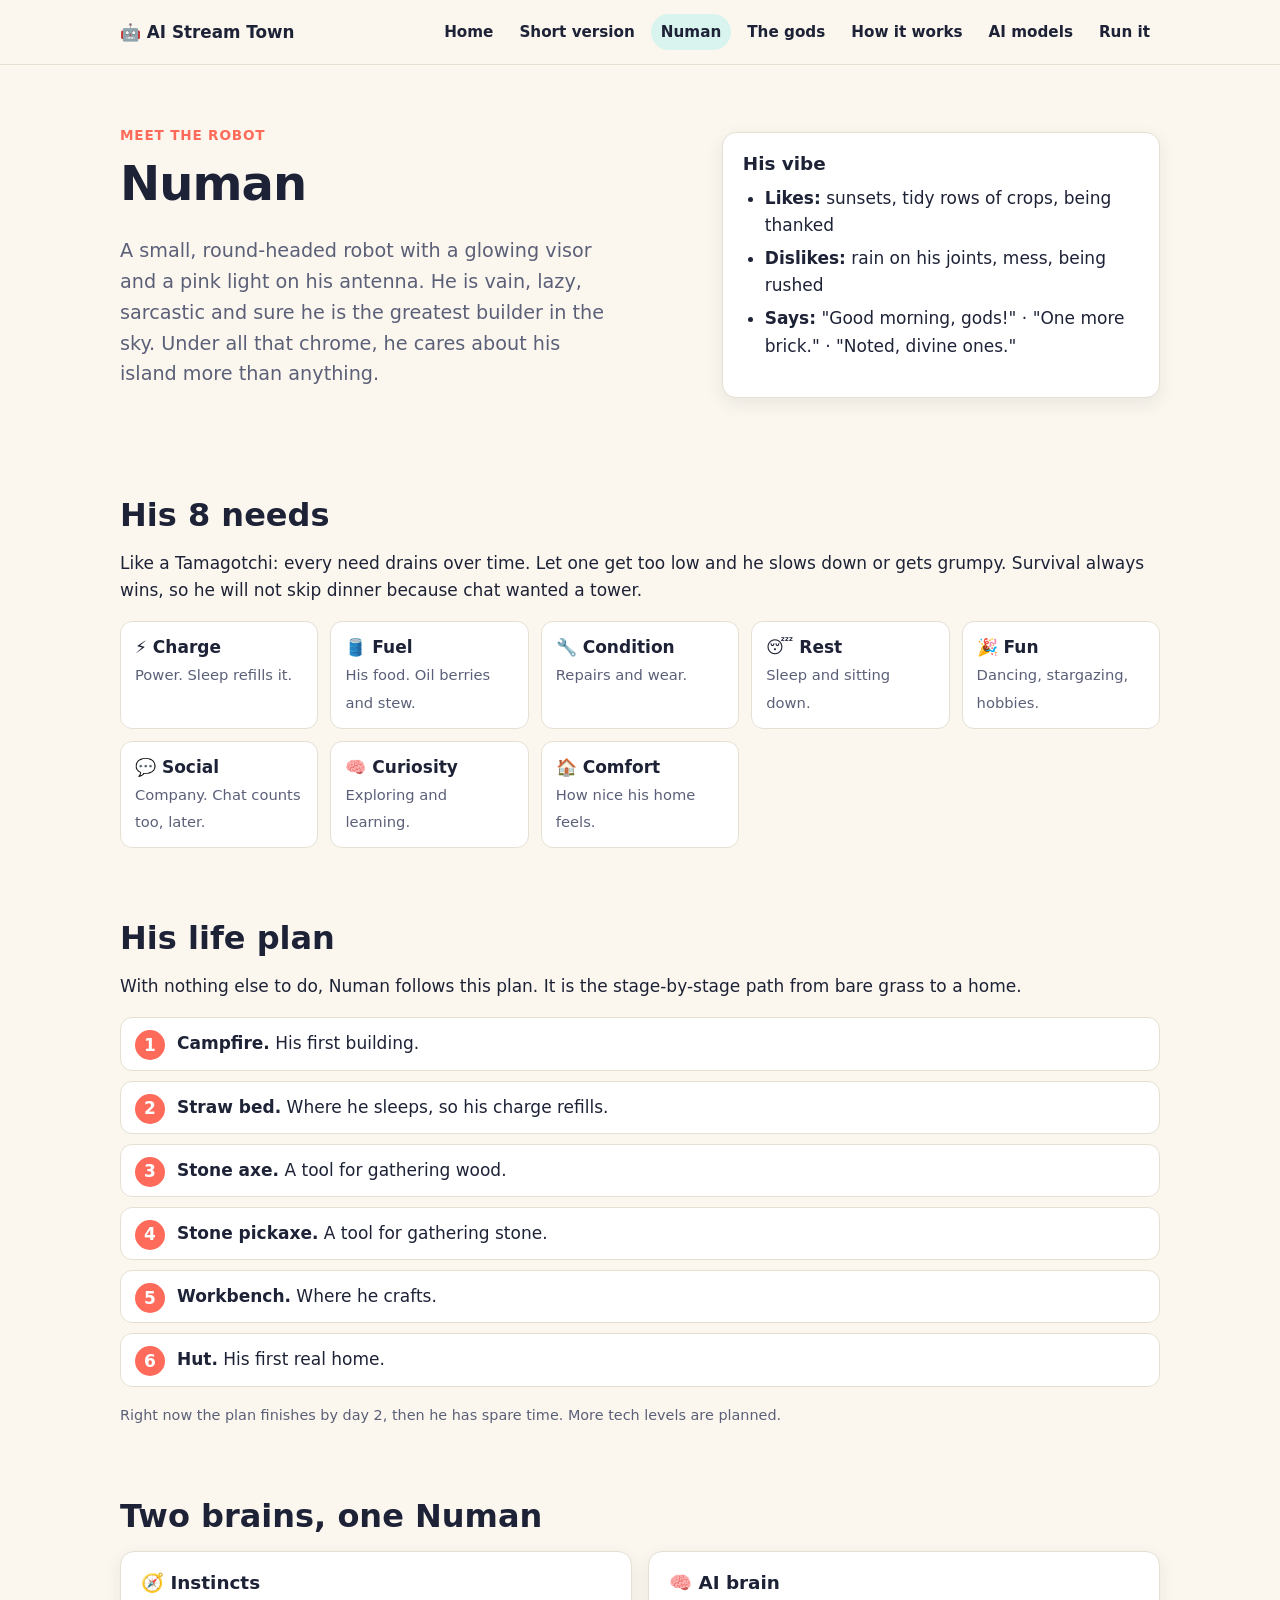
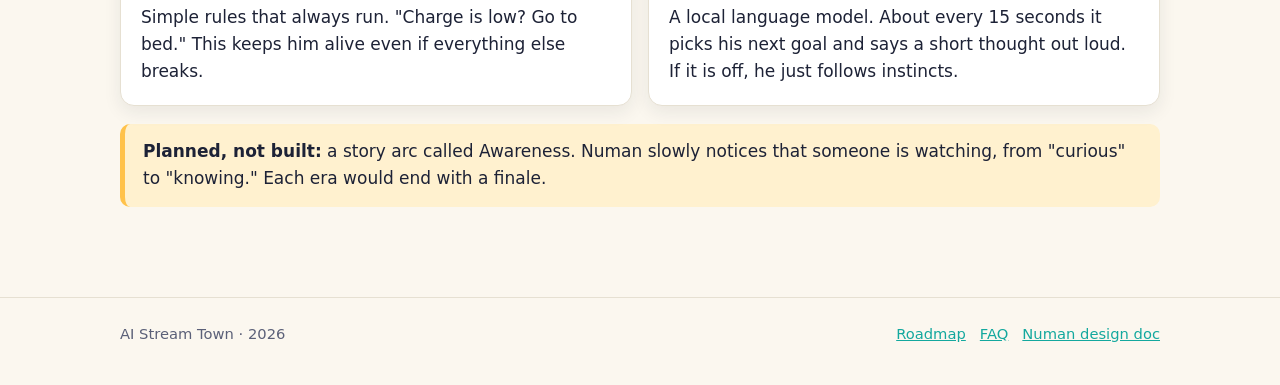
<file: numan.html>
<!doctype html>
<html lang="en">
<head>
<meta charset="utf-8">
<meta name="viewport" content="width=device-width,initial-scale=1">
<title>Numan · AI Stream Town</title>
<meta name="description" content="Meet Numan: the robot who lives on the floating island, what keeps him alive, and how his life plan works.">
<link rel="stylesheet" href="css/style.css">
<script src="js/main.js" defer></script>
</head>
<body>
<a class="skip-link" href="#main">Skip to content</a>
<header class="site-header">
  <div class="container nav-row">
    <a class="brand" href="index.html">🤖 AI Stream Town</a>
    <button class="nav-toggle" type="button" aria-expanded="false" aria-controls="site-nav">Menu</button>
    <nav id="site-nav" class="site-nav" aria-label="Main">
      <a href="index.html">Home</a>
      <a href="eli5.html">Short version</a>
      <a href="numan.html">Numan</a>
      <a href="the-gods.html">The gods</a>
      <a href="how-it-works.html">How it works</a>
      <a href="ai-models.html">AI models</a>
      <a href="run-it.html">Run it</a>
    </nav>
  </div>
</header>

<main id="main" class="container">

  <section class="hero">
    <div>
      <span class="eyebrow">Meet the robot</span>
      <h1>Numan</h1>
      <p class="lead">A small, round-headed robot with a glowing visor and a pink light on his antenna. He is vain, lazy, sarcastic and sure he is the greatest builder in the sky. Under all that chrome, he cares about his island more than anything.</p>
    </div>
    <aside class="card">
      <h3>His vibe</h3>
      <ul>
        <li><b>Likes:</b> sunsets, tidy rows of crops, being thanked</li>
        <li><b>Dislikes:</b> rain on his joints, mess, being rushed</li>
        <li><b>Says:</b> "Good morning, gods!" · "One more brick." · "Noted, divine ones."</li>
      </ul>
    </aside>
  </section>

  <h2>His 8 needs</h2>
  <p>Like a Tamagotchi: every need drains over time. Let one get too low and he slows down or gets grumpy. Survival always wins, so he will not skip dinner because chat wanted a tower.</p>
  <div class="needs">
    <div class="need"><b>⚡ Charge</b><span>Power. Sleep refills it.</span></div>
    <div class="need"><b>🛢️ Fuel</b><span>His food. Oil berries and stew.</span></div>
    <div class="need"><b>🔧 Condition</b><span>Repairs and wear.</span></div>
    <div class="need"><b>😴 Rest</b><span>Sleep and sitting down.</span></div>
    <div class="need"><b>🎉 Fun</b><span>Dancing, stargazing, hobbies.</span></div>
    <div class="need"><b>💬 Social</b><span>Company. Chat counts too, later.</span></div>
    <div class="need"><b>🧠 Curiosity</b><span>Exploring and learning.</span></div>
    <div class="need"><b>🏠 Comfort</b><span>How nice his home feels.</span></div>
  </div>

  <h2>His life plan</h2>
  <p>With nothing else to do, Numan follows this plan. It is the stage-by-stage path from bare grass to a home.</p>
  <ol class="steps">
    <li><b>Campfire.</b> His first building.</li>
    <li><b>Straw bed.</b> Where he sleeps, so his charge refills.</li>
    <li><b>Stone axe.</b> A tool for gathering wood.</li>
    <li><b>Stone pickaxe.</b> A tool for gathering stone.</li>
    <li><b>Workbench.</b> Where he crafts.</li>
    <li><b>Hut.</b> His first real home.</li>
  </ol>
  <p class="small">Right now the plan finishes by day 2, then he has spare time. More tech levels are planned.</p>

  <h2>Two brains, one Numan</h2>
  <div class="grid-2">
    <div class="card">
      <h3>🧭 Instincts</h3>
      <p>Simple rules that always run. "Charge is low? Go to bed." This keeps him alive even if everything else breaks.</p>
    </div>
    <div class="card">
      <h3>🧠 AI brain</h3>
      <p>A local language model. About every 15 seconds it picks his next goal and says a short thought out loud. If it is off, he just follows instincts.</p>
    </div>
  </div>

  <div class="callout">
    <p><b>Planned, not built:</b> a story arc called Awareness. Numan slowly notices that someone is watching, from "curious" to "knowing." Each era would end with a finale.</p>
  </div>

</main>

<footer class="site-footer">
  <div class="container">
    <span>AI Stream Town · <span data-year></span></span>
    <nav aria-label="Footer">
      <a href="roadmap.html">Roadmap</a>
      <a href="faq.html">FAQ</a>
      <a href="../docs/NUMAN.md">Numan design doc</a>
    </nav>
  </div>
</footer>
</body>
</html>
</file>
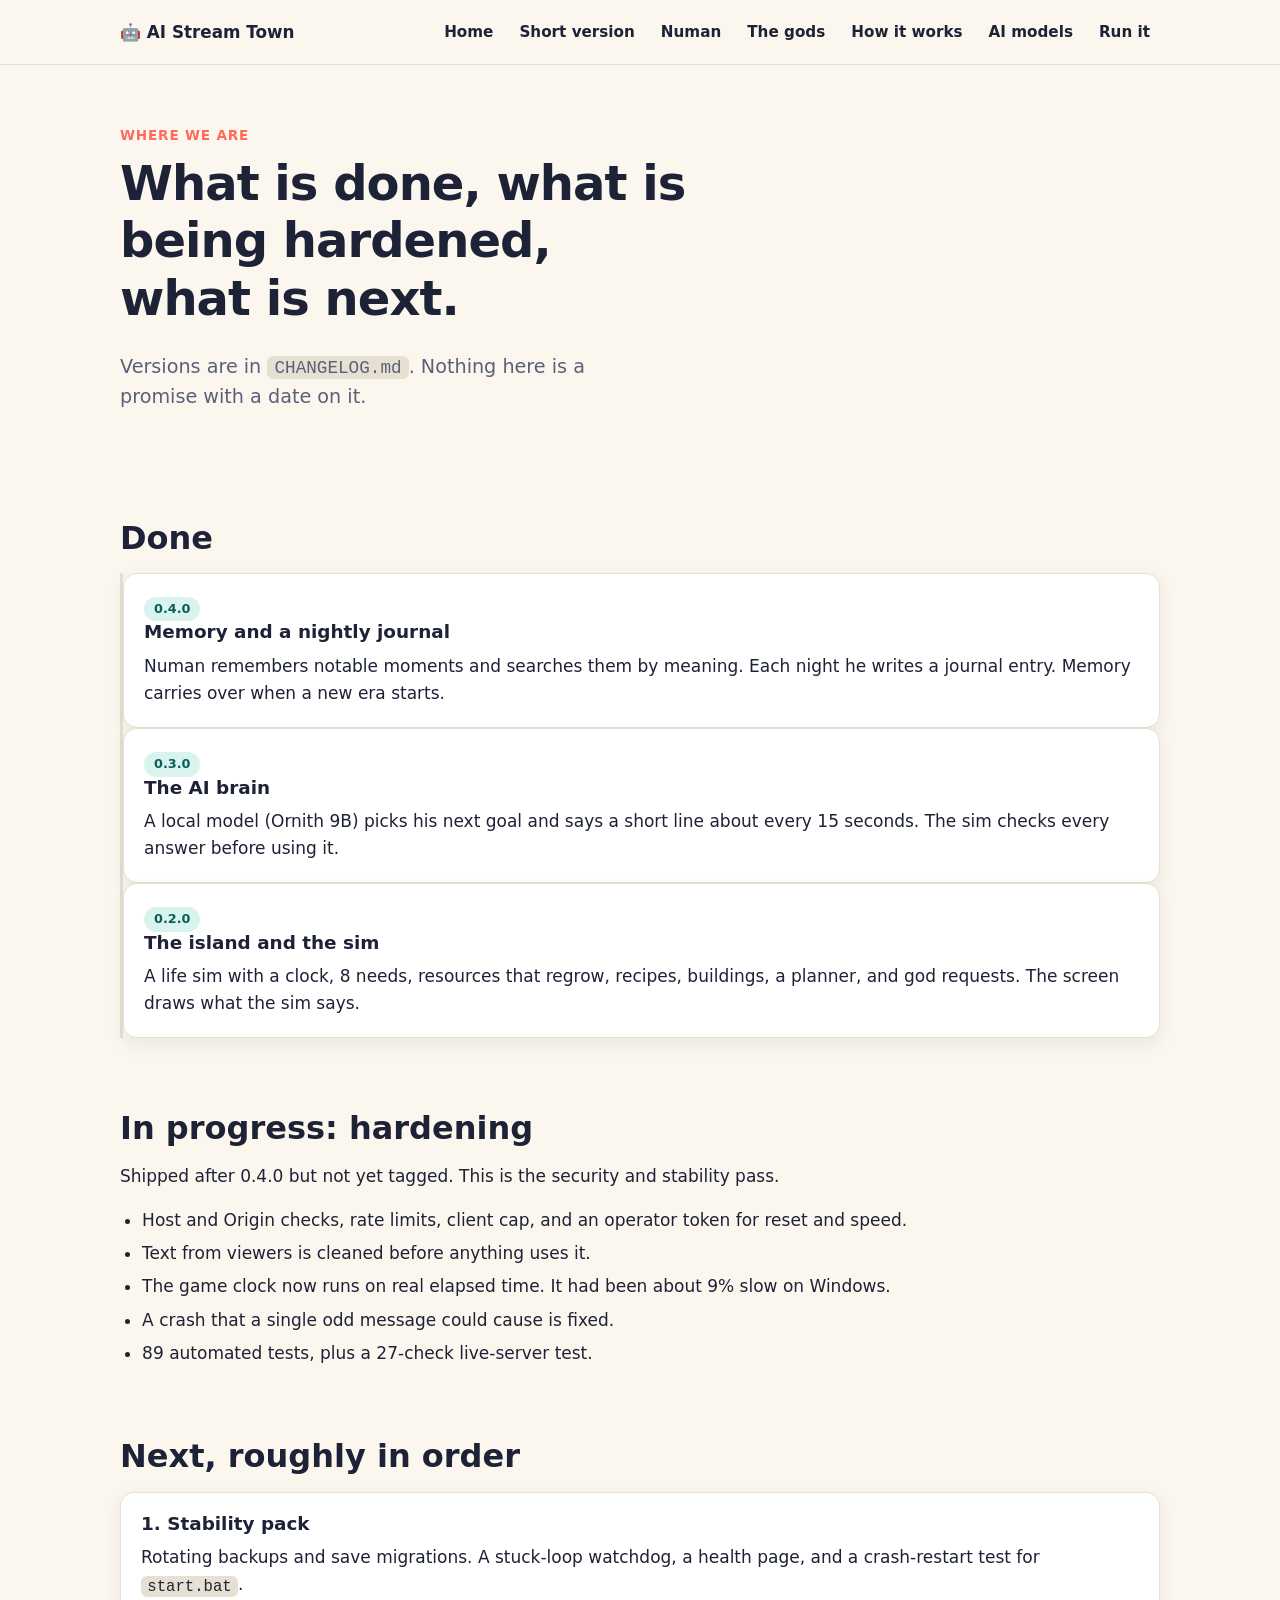
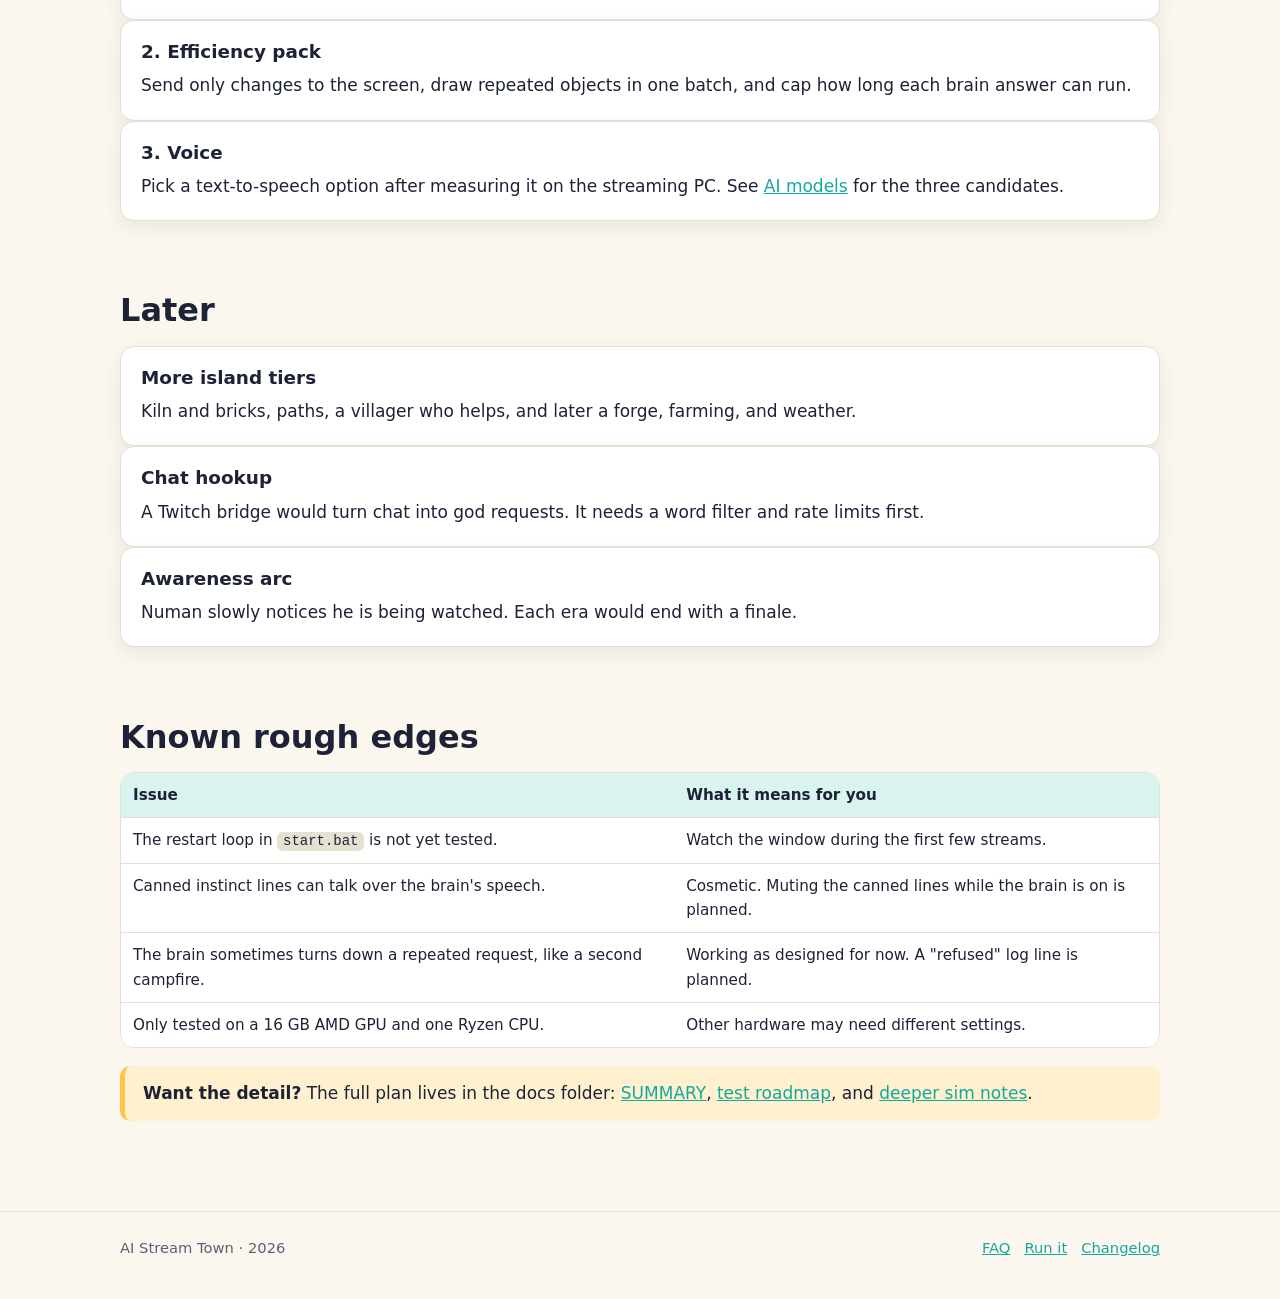
<file: roadmap.html>
<!doctype html>
<html lang="en">
<head>
<meta charset="utf-8">
<meta name="viewport" content="width=device-width,initial-scale=1">
<title>Roadmap · AI Stream Town</title>
<meta name="description" content="What has shipped, what is in hardening, and what comes next for AI Stream Town.">
<link rel="stylesheet" href="css/style.css">
<script src="js/main.js" defer></script>
</head>
<body>
<a class="skip-link" href="#main">Skip to content</a>
<header class="site-header">
  <div class="container nav-row">
    <a class="brand" href="index.html">🤖 AI Stream Town</a>
    <button class="nav-toggle" type="button" aria-expanded="false" aria-controls="site-nav">Menu</button>
    <nav id="site-nav" class="site-nav" aria-label="Main">
      <a href="index.html">Home</a>
      <a href="eli5.html">Short version</a>
      <a href="numan.html">Numan</a>
      <a href="the-gods.html">The gods</a>
      <a href="how-it-works.html">How it works</a>
      <a href="ai-models.html">AI models</a>
      <a href="run-it.html">Run it</a>
    </nav>
  </div>
</header>

<main id="main" class="container">

  <section class="hero">
    <div>
      <span class="eyebrow">Where we are</span>
      <h1>What is done, what is being hardened, what is next.</h1>
      <p class="lead">Versions are in <code>CHANGELOG.md</code>. Nothing here is a promise with a date on it.</p>
    </div>
  </section>

  <h2>Done</h2>
  <div class="timeline">
    <div class="card">
      <span class="badge badge-live">0.4.0</span>
      <h3>Memory and a nightly journal</h3>
      <p>Numan remembers notable moments and searches them by meaning. Each night he writes a journal entry. Memory carries over when a new era starts.</p>
    </div>
    <div class="card">
      <span class="badge badge-live">0.3.0</span>
      <h3>The AI brain</h3>
      <p>A local model (Ornith 9B) picks his next goal and says a short line about every 15 seconds. The sim checks every answer before using it.</p>
    </div>
    <div class="card">
      <span class="badge badge-live">0.2.0</span>
      <h3>The island and the sim</h3>
      <p>A life sim with a clock, 8 needs, resources that regrow, recipes, buildings, a planner, and god requests. The screen draws what the sim says.</p>
    </div>
  </div>

  <h2>In progress: hardening</h2>
  <p>Shipped after 0.4.0 but not yet tagged. This is the security and stability pass.</p>
  <ul>
    <li>Host and Origin checks, rate limits, client cap, and an operator token for reset and speed.</li>
    <li>Text from viewers is cleaned before anything uses it.</li>
    <li>The game clock now runs on real elapsed time. It had been about 9% slow on Windows.</li>
    <li>A crash that a single odd message could cause is fixed.</li>
    <li>89 automated tests, plus a 27-check live-server test.</li>
  </ul>

  <h2>Next, roughly in order</h2>
  <div class="next">
    <div class="card"><h3>1. Stability pack</h3><p>Rotating backups and save migrations. A stuck-loop watchdog, a health page, and a crash-restart test for <code>start.bat</code>.</p></div>
    <div class="card"><h3>2. Efficiency pack</h3><p>Send only changes to the screen, draw repeated objects in one batch, and cap how long each brain answer can run.</p></div>
    <div class="card"><h3>3. Voice</h3><p>Pick a text-to-speech option after measuring it on the streaming PC. See <a href="ai-models.html">AI models</a> for the three candidates.</p></div>
  </div>

  <h2>Later</h2>
  <div class="later">
    <div class="card"><h3>More island tiers</h3><p>Kiln and bricks, paths, a villager who helps, and later a forge, farming, and weather.</p></div>
    <div class="card"><h3>Chat hookup</h3><p>A Twitch bridge would turn chat into god requests. It needs a word filter and rate limits first.</p></div>
    <div class="card"><h3>Awareness arc</h3><p>Numan slowly notices he is being watched. Each era would end with a finale.</p></div>
  </div>

  <h2>Known rough edges</h2>
  <div class="table-wrap">
    <table>
      <thead><tr><th>Issue</th><th>What it means for you</th></tr></thead>
      <tbody>
        <tr><td>The restart loop in <code>start.bat</code> is not yet tested.</td><td>Watch the window during the first few streams.</td></tr>
        <tr><td>Canned instinct lines can talk over the brain's speech.</td><td>Cosmetic. Muting the canned lines while the brain is on is planned.</td></tr>
        <tr><td>The brain sometimes turns down a repeated request, like a second campfire.</td><td>Working as designed for now. A "refused" log line is planned.</td></tr>
        <tr><td>Only tested on a 16 GB AMD GPU and one Ryzen CPU.</td><td>Other hardware may need different settings.</td></tr>
      </tbody>
    </table>
  </div>

  <div class="callout">
    <p><b>Want the detail?</b> The full plan lives in the docs folder: <a href="../docs/SUMMARY.md">SUMMARY</a>, <a href="../docs/TEST-ROADMAP.md">test roadmap</a>, and <a href="../docs/DEEPER-SIM.md">deeper sim notes</a>.</p>
  </div>

</main>

<footer class="site-footer">
  <div class="container">
    <span>AI Stream Town · <span data-year></span></span>
    <nav aria-label="Footer">
      <a href="faq.html">FAQ</a>
      <a href="run-it.html">Run it</a>
      <a href="../docs/CHANGELOG.md">Changelog</a>
    </nav>
  </div>
</footer>
</body>
</html>
</file>
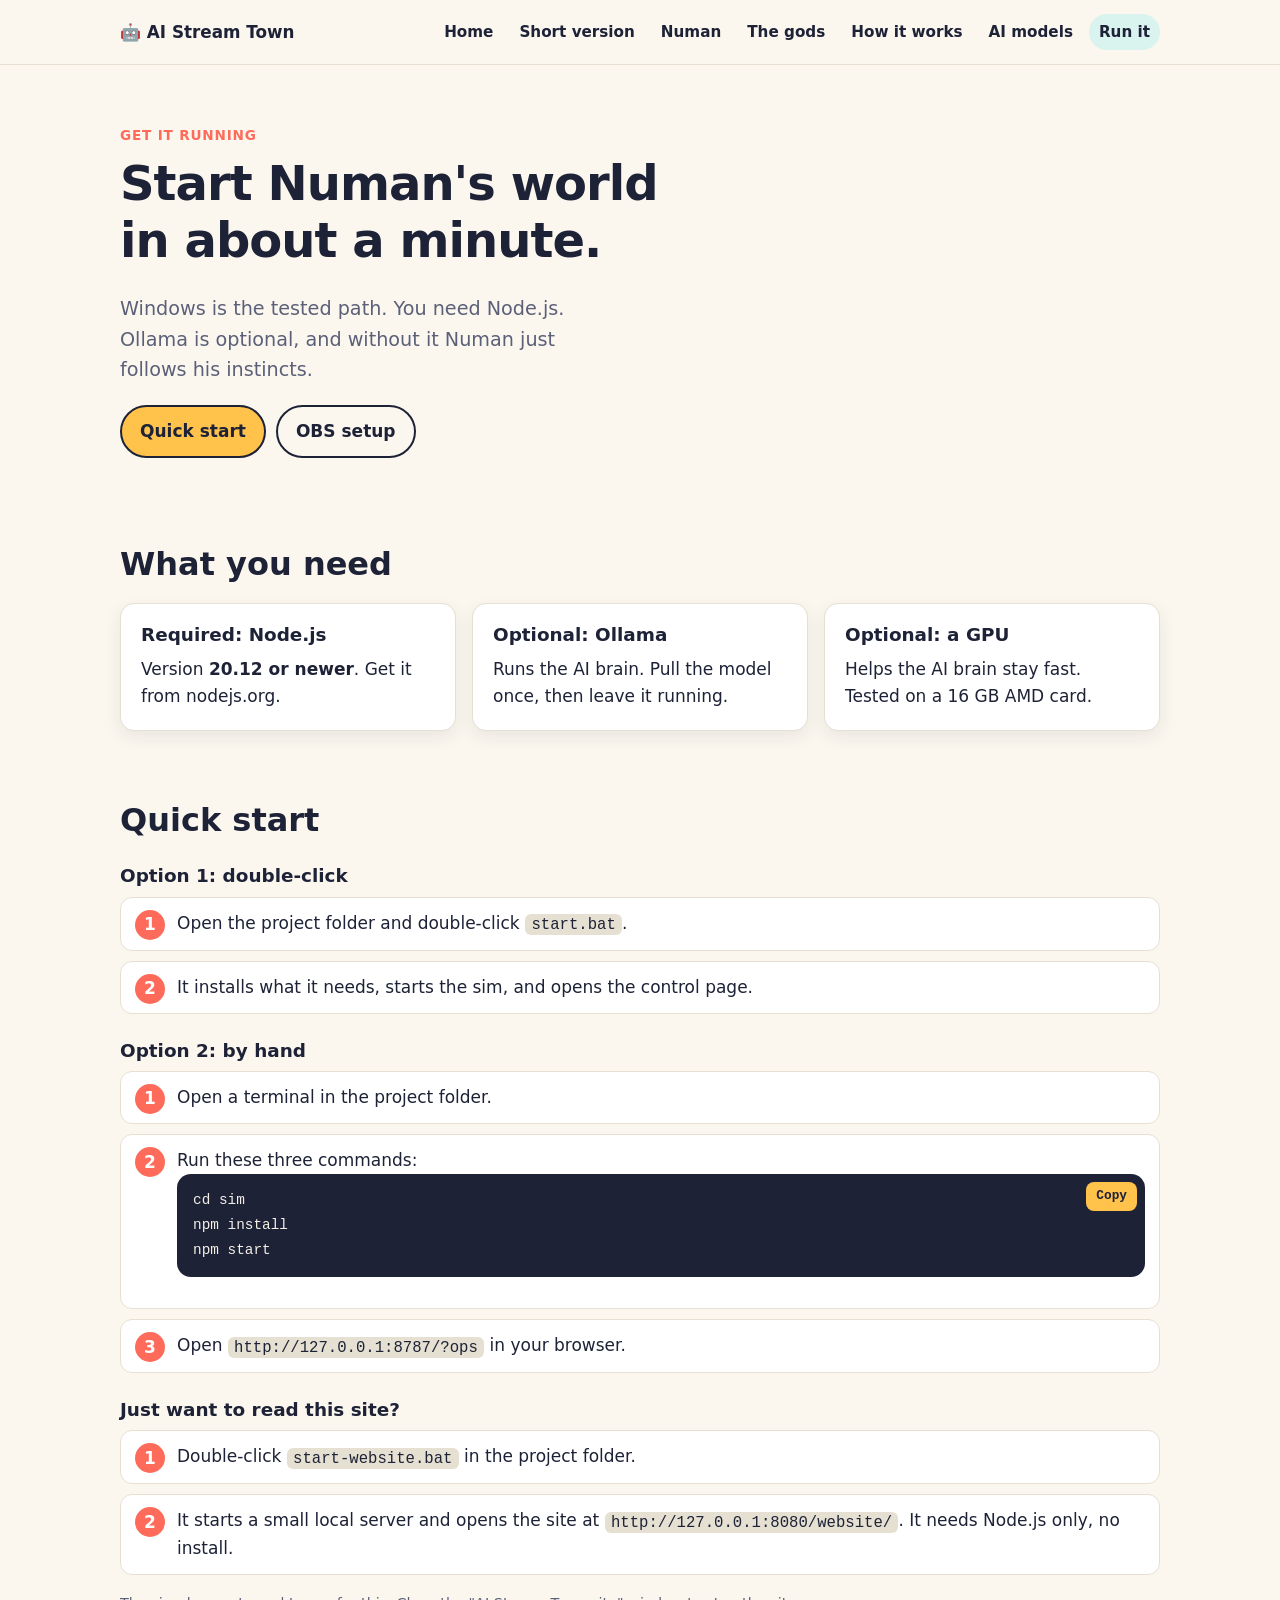
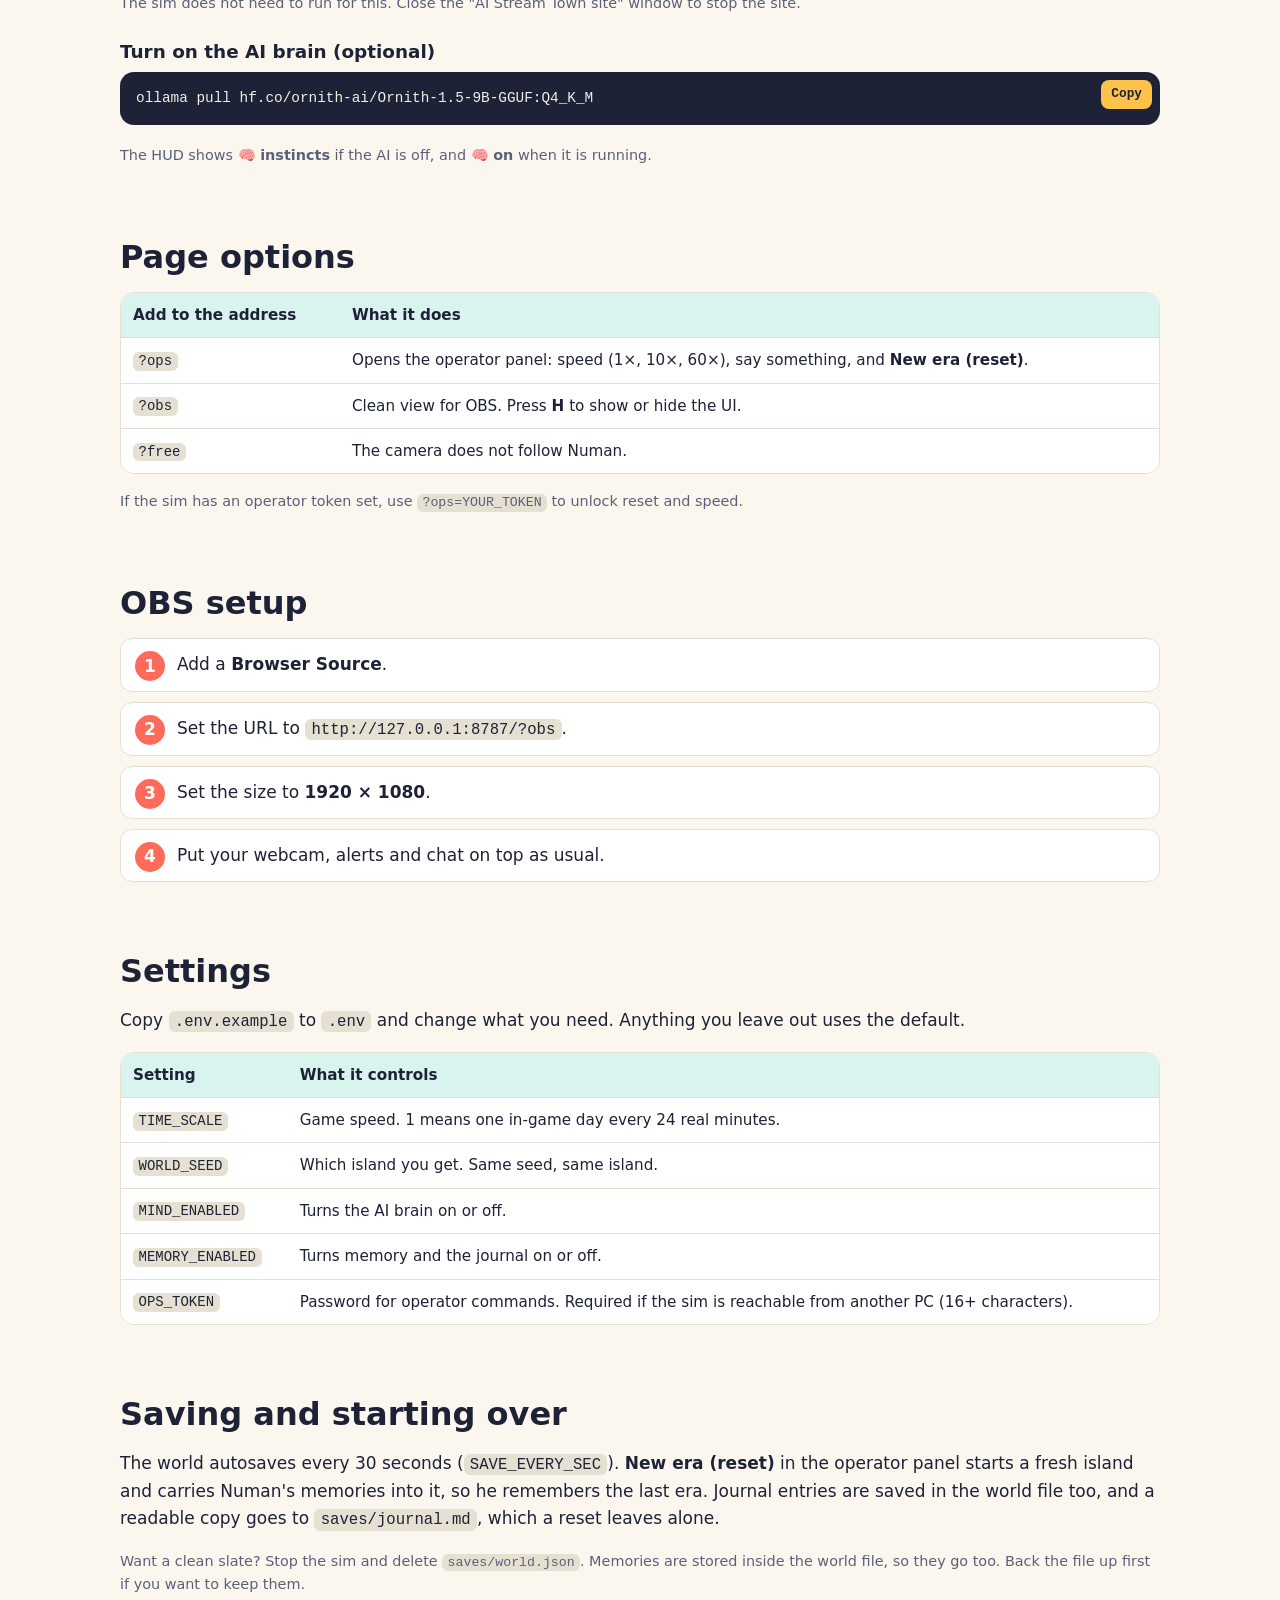
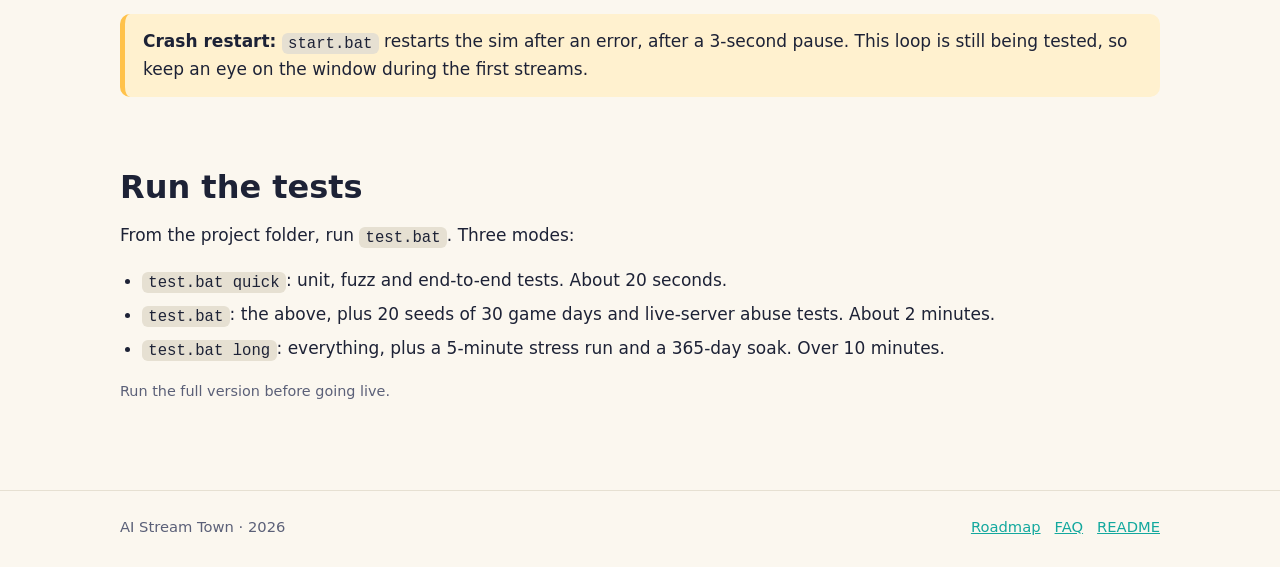
<file: run-it.html>
<!doctype html>
<html lang="en">
<head>
<meta charset="utf-8">
<meta name="viewport" content="width=device-width,initial-scale=1">
<title>Run it · AI Stream Town</title>
<meta name="description" content="How to start Numan's world on your own PC: requirements, the one-click launcher, URL options, OBS setup and tests.">
<link rel="stylesheet" href="css/style.css">
<script src="js/main.js" defer></script>
</head>
<body>
<a class="skip-link" href="#main">Skip to content</a>
<header class="site-header">
  <div class="container nav-row">
    <a class="brand" href="index.html">🤖 AI Stream Town</a>
    <button class="nav-toggle" type="button" aria-expanded="false" aria-controls="site-nav">Menu</button>
    <nav id="site-nav" class="site-nav" aria-label="Main">
      <a href="index.html">Home</a>
      <a href="eli5.html">Short version</a>
      <a href="numan.html">Numan</a>
      <a href="the-gods.html">The gods</a>
      <a href="how-it-works.html">How it works</a>
      <a href="ai-models.html">AI models</a>
      <a href="run-it.html">Run it</a>
    </nav>
  </div>
</header>

<main id="main" class="container">

  <section class="hero">
    <div>
      <span class="eyebrow">Get it running</span>
      <h1>Start Numan's world in about a minute.</h1>
      <p class="lead">Windows is the tested path. You need Node.js. Ollama is optional, and without it Numan just follows his instincts.</p>
      <div class="btn-row">
        <a class="btn btn-primary" href="#quick-start">Quick start</a>
        <a class="btn btn-ghost" href="#obs">OBS setup</a>
      </div>
    </div>
  </section>

  <h2>What you need</h2>
  <div class="grid">
    <div class="card"><h3>Required: Node.js</h3><p>Version <b>20.12 or newer</b>. Get it from nodejs.org.</p></div>
    <div class="card"><h3>Optional: Ollama</h3><p>Runs the AI brain. Pull the model once, then leave it running.</p></div>
    <div class="card"><h3>Optional: a GPU</h3><p>Helps the AI brain stay fast. Tested on a 16 GB AMD card.</p></div>
  </div>

  <h2 id="quick-start">Quick start</h2>
  <h3>Option 1: double-click</h3>
  <ol class="steps">
    <li>Open the project folder and double-click <code>start.bat</code>.</li>
    <li>It installs what it needs, starts the sim, and opens the control page.</li>
  </ol>

  <h3>Option 2: by hand</h3>
  <ol class="steps">
    <li>Open a terminal in the project folder.</li>
    <li>Run these three commands:
      <pre><code>cd sim
npm install
npm start</code></pre>
    </li>
    <li>Open <code>http://127.0.0.1:8787/?ops</code> in your browser.</li>
  </ol>

  <h3>Just want to read this site?</h3>
  <ol class="steps">
    <li>Double-click <code>start-website.bat</code> in the project folder.</li>
    <li>It starts a small local server and opens the site at <code>http://127.0.0.1:8080/website/</code>. It needs Node.js only, no install.</li>
  </ol>
  <p class="small">The sim does not need to run for this. Close the "AI Stream Town site" window to stop the site.</p>

  <h3>Turn on the AI brain (optional)</h3>
  <pre><code>ollama pull hf.co/ornith-ai/Ornith-1.5-9B-GGUF:Q4_K_M</code></pre>
  <p class="small">The HUD shows 🧠 <b>instincts</b> if the AI is off, and 🧠 <b>on</b> when it is running.</p>

  <h2>Page options</h2>
  <div class="table-wrap">
    <table>
      <thead><tr><th>Add to the address</th><th>What it does</th></tr></thead>
      <tbody>
        <tr><td><code>?ops</code></td><td>Opens the operator panel: speed (1×, 10×, 60×), say something, and <b>New era (reset)</b>.</td></tr>
        <tr><td><code>?obs</code></td><td>Clean view for OBS. Press <b>H</b> to show or hide the UI.</td></tr>
        <tr><td><code>?free</code></td><td>The camera does not follow Numan.</td></tr>
      </tbody>
    </table>
  </div>
  <p class="small">If the sim has an operator token set, use <code>?ops=YOUR_TOKEN</code> to unlock reset and speed.</p>

  <h2 id="obs">OBS setup</h2>
  <ol class="steps">
    <li>Add a <b>Browser Source</b>.</li>
    <li>Set the URL to <code>http://127.0.0.1:8787/?obs</code>.</li>
    <li>Set the size to <b>1920 × 1080</b>.</li>
    <li>Put your webcam, alerts and chat on top as usual.</li>
  </ol>

  <h2>Settings</h2>
  <p>Copy <code>.env.example</code> to <code>.env</code> and change what you need. Anything you leave out uses the default.</p>
  <div class="table-wrap">
    <table>
      <thead><tr><th>Setting</th><th>What it controls</th></tr></thead>
      <tbody>
        <tr><td><code>TIME_SCALE</code></td><td>Game speed. 1 means one in-game day every 24 real minutes.</td></tr>
        <tr><td><code>WORLD_SEED</code></td><td>Which island you get. Same seed, same island.</td></tr>
        <tr><td><code>MIND_ENABLED</code></td><td>Turns the AI brain on or off.</td></tr>
        <tr><td><code>MEMORY_ENABLED</code></td><td>Turns memory and the journal on or off.</td></tr>
        <tr><td><code>OPS_TOKEN</code></td><td>Password for operator commands. Required if the sim is reachable from another PC (16+ characters).</td></tr>
      </tbody>
    </table>
  </div>

  <h2>Saving and starting over</h2>
  <p>The world autosaves every 30 seconds (<code>SAVE_EVERY_SEC</code>). <b>New era (reset)</b> in the operator panel starts a fresh island and carries Numan's memories into it, so he remembers the last era. Journal entries are saved in the world file too, and a readable copy goes to <code>saves/journal.md</code>, which a reset leaves alone.</p>
  <p class="small">Want a clean slate? Stop the sim and delete <code>saves/world.json</code>. Memories are stored inside the world file, so they go too. Back the file up first if you want to keep them.</p>

  <div class="callout">
    <p><b>Crash restart:</b> <code>start.bat</code> restarts the sim after an error, after a 3-second pause. This loop is still being tested, so keep an eye on the window during the first streams.</p>
  </div>

  <h2>Run the tests</h2>
  <p>From the project folder, run <code>test.bat</code>. Three modes:</p>
  <ul>
    <li><code>test.bat quick</code>: unit, fuzz and end-to-end tests. About 20 seconds.</li>
    <li><code>test.bat</code>: the above, plus 20 seeds of 30 game days and live-server abuse tests. About 2 minutes.</li>
    <li><code>test.bat long</code>: everything, plus a 5-minute stress run and a 365-day soak. Over 10 minutes.</li>
  </ul>
  <p class="small">Run the full version before going live.</p>

</main>

<footer class="site-footer">
  <div class="container">
    <span>AI Stream Town · <span data-year></span></span>
    <nav aria-label="Footer">
      <a href="roadmap.html">Roadmap</a>
      <a href="faq.html">FAQ</a>
      <a href="../README.md">README</a>
    </nav>
  </div>
</footer>
</body>
</html>
</file>
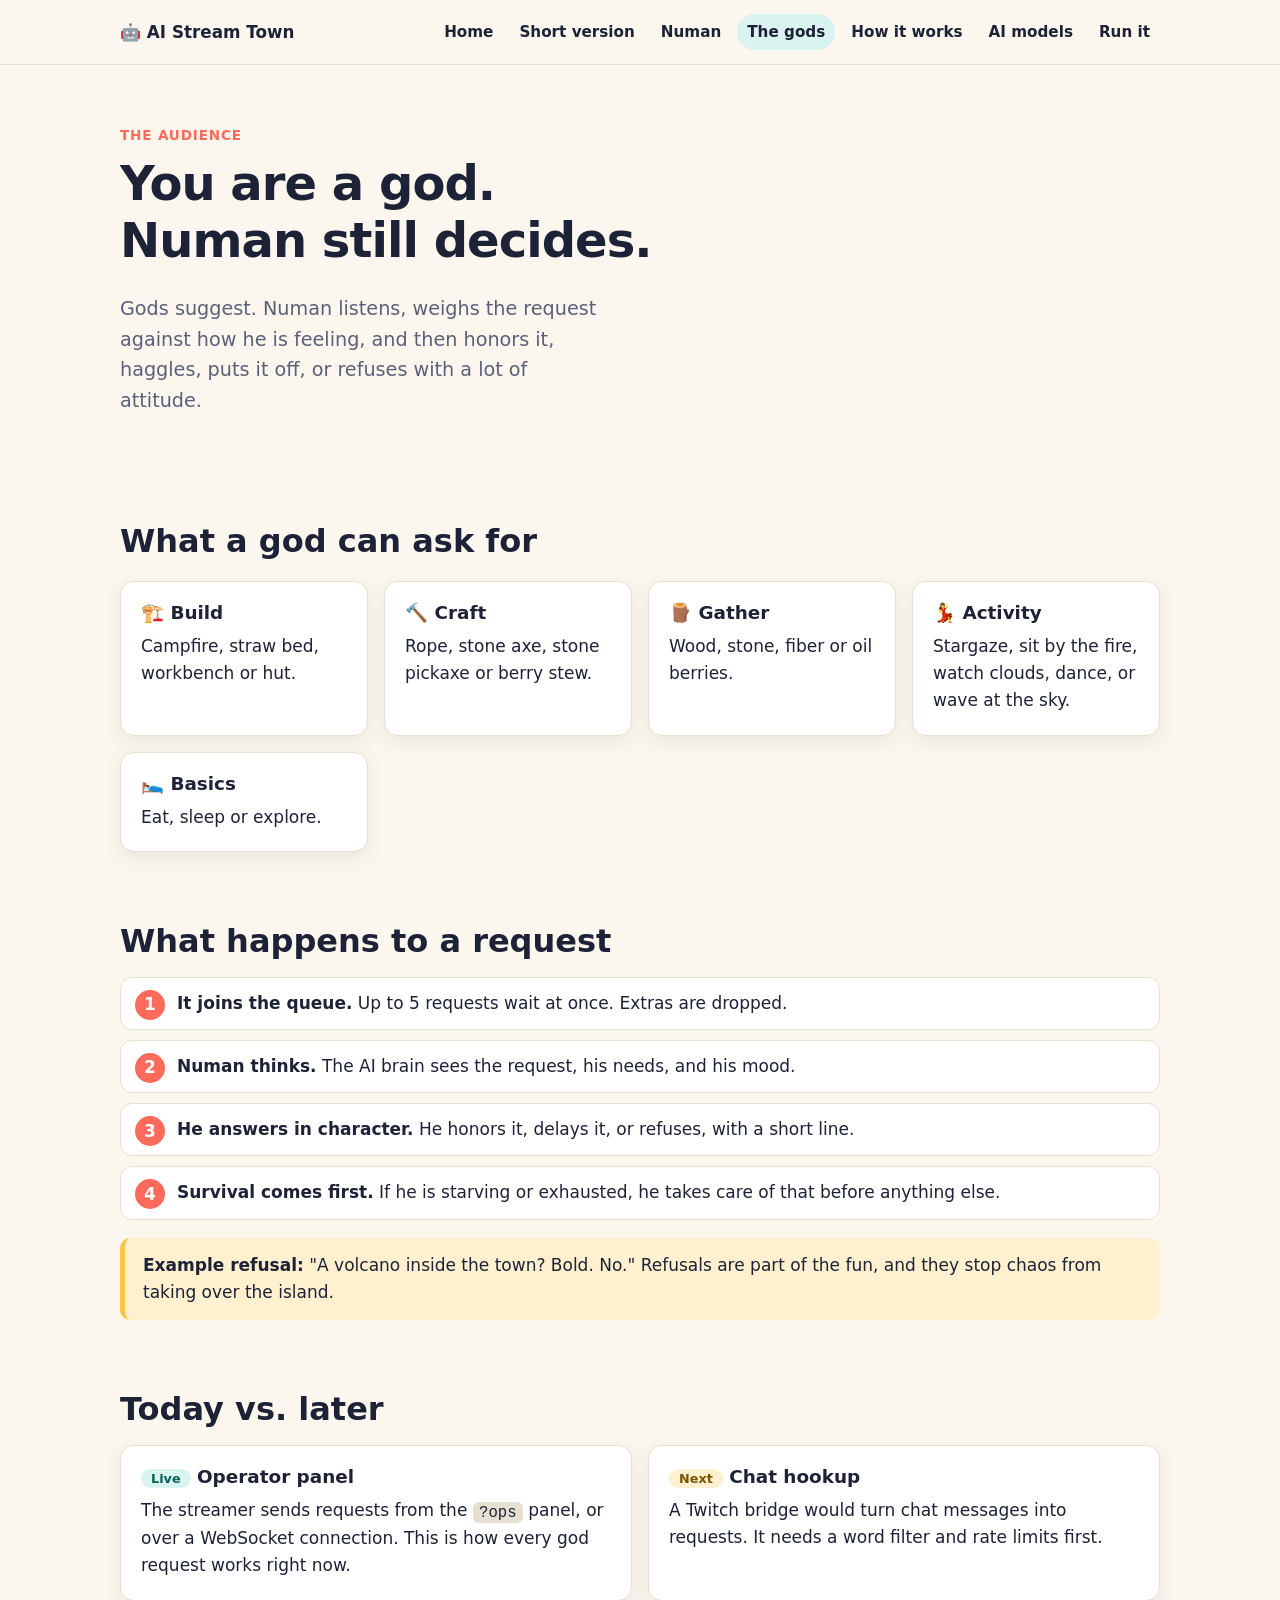
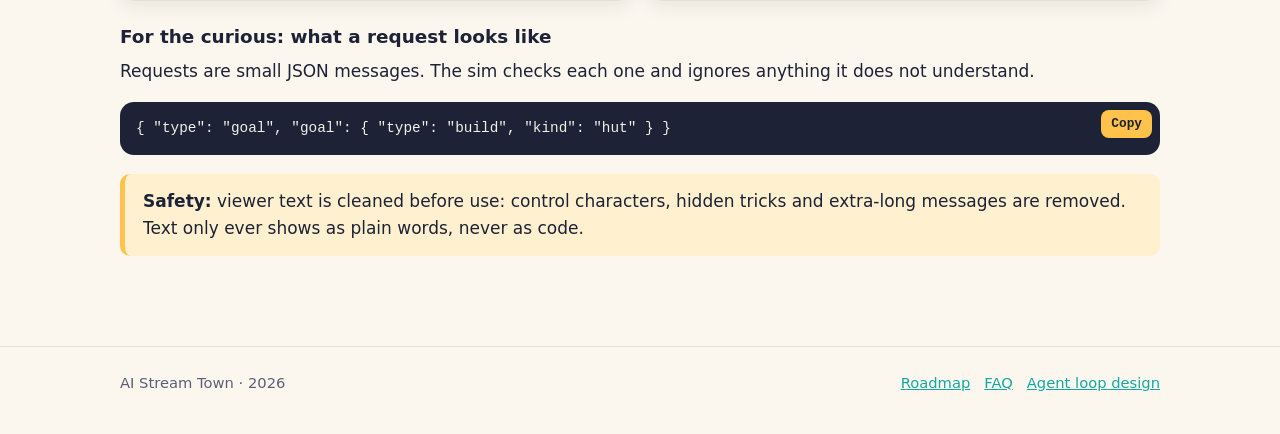
<file: the-gods.html>
<!doctype html>
<html lang="en">
<head>
<meta charset="utf-8">
<meta name="viewport" content="width=device-width,initial-scale=1">
<title>The gods · AI Stream Town</title>
<meta name="description" content="Who the gods are, what they can ask Numan for, and how he decides whether to say yes.">
<link rel="stylesheet" href="css/style.css">
<script src="js/main.js" defer></script>
</head>
<body>
<a class="skip-link" href="#main">Skip to content</a>
<header class="site-header">
  <div class="container nav-row">
    <a class="brand" href="index.html">🤖 AI Stream Town</a>
    <button class="nav-toggle" type="button" aria-expanded="false" aria-controls="site-nav">Menu</button>
    <nav id="site-nav" class="site-nav" aria-label="Main">
      <a href="index.html">Home</a>
      <a href="eli5.html">Short version</a>
      <a href="numan.html">Numan</a>
      <a href="the-gods.html">The gods</a>
      <a href="how-it-works.html">How it works</a>
      <a href="ai-models.html">AI models</a>
      <a href="run-it.html">Run it</a>
    </nav>
  </div>
</header>

<main id="main" class="container">

  <section class="hero">
    <div>
      <span class="eyebrow">The audience</span>
      <h1>You are a god. Numan still decides.</h1>
      <p class="lead">Gods suggest. Numan listens, weighs the request against how he is feeling, and then honors it, haggles, puts it off, or refuses with a lot of attitude.</p>
    </div>
  </section>

  <h2>What a god can ask for</h2>
  <div class="grid">
    <div class="card"><h3>🏗️ Build</h3><p>Campfire, straw bed, workbench or hut.</p></div>
    <div class="card"><h3>🔨 Craft</h3><p>Rope, stone axe, stone pickaxe or berry stew.</p></div>
    <div class="card"><h3>🪵 Gather</h3><p>Wood, stone, fiber or oil berries.</p></div>
    <div class="card"><h3>💃 Activity</h3><p>Stargaze, sit by the fire, watch clouds, dance, or wave at the sky.</p></div>
    <div class="card"><h3>🛌 Basics</h3><p>Eat, sleep or explore.</p></div>
  </div>

  <h2>What happens to a request</h2>
  <ol class="steps">
    <li><b>It joins the queue.</b> Up to 5 requests wait at once. Extras are dropped.</li>
    <li><b>Numan thinks.</b> The AI brain sees the request, his needs, and his mood.</li>
    <li><b>He answers in character.</b> He honors it, delays it, or refuses, with a short line.</li>
    <li><b>Survival comes first.</b> If he is starving or exhausted, he takes care of that before anything else.</li>
  </ol>

  <div class="callout">
    <p><b>Example refusal:</b> "A volcano inside the town? Bold. No." Refusals are part of the fun, and they stop chaos from taking over the island.</p>
  </div>

  <h2>Today vs. later</h2>
  <div class="grid-2">
    <div class="card">
      <h3><span class="badge badge-live">Live</span> Operator panel</h3>
      <p>The streamer sends requests from the <code>?ops</code> panel, or over a WebSocket connection. This is how every god request works right now.</p>
    </div>
    <div class="card">
      <h3><span class="badge badge-soon">Next</span> Chat hookup</h3>
      <p>A Twitch bridge would turn chat messages into requests. It needs a word filter and rate limits first.</p>
    </div>
  </div>

  <h3>For the curious: what a request looks like</h3>
  <p>Requests are small JSON messages. The sim checks each one and ignores anything it does not understand.</p>
  <pre><code>{ "type": "goal", "goal": { "type": "build", "kind": "hut" } }</code></pre>

  <div class="callout">
    <p><b>Safety:</b> viewer text is cleaned before use: control characters, hidden tricks and extra-long messages are removed. Text only ever shows as plain words, never as code.</p>
  </div>

</main>

<footer class="site-footer">
  <div class="container">
    <span>AI Stream Town · <span data-year></span></span>
    <nav aria-label="Footer">
      <a href="roadmap.html">Roadmap</a>
      <a href="faq.html">FAQ</a>
      <a href="../docs/AGENT-LOOP.md">Agent loop design</a>
    </nav>
  </div>
</footer>
</body>
</html>
</file>
<file: css/style.css>
/* Site styles for the AI Stream Town explainer. Plain CSS, no build step. */

:root {
  --bg: #fbf7ef;
  --card: #ffffff;
  --ink: #1d2236;
  --muted: #5b6078;
  --line: #e6e0d2;
  --teal: #13a89e;
  --teal-soft: #d9f3ef;
  --coral: #ff6b5b;
  --coral-soft: #ffe3df;
  --mustard: #ffc24b;
  --mustard-soft: #fff1cf;
  --radius: 14px;
  --shadow: 0 6px 18px rgba(29, 34, 54, 0.08);
  --live-ink: #0b5f58;
  --soon-ink: #7a5300;
  --idea-ink: #8c2a20;
}

@media (prefers-color-scheme: dark) {
  :root:not([data-theme="light"]) {
    --bg: #14172a;
    --card: #1d2238;
    --ink: #f3efe6;
    --muted: #b4b9cf;
    --line: #2f3652;
    --teal-soft: #163d3a;
    --coral-soft: #4a2622;
    --mustard-soft: #433814;
    --shadow: 0 6px 18px rgba(0, 0, 0, 0.35);
    --live-ink: #9ff0e7;
    --soon-ink: #ffe08a;
    --idea-ink: #ffb4a9;
  }
}

:root[data-theme="dark"] {
  --bg: #14172a;
  --card: #1d2238;
  --ink: #f3efe6;
  --muted: #b4b9cf;
  --line: #2f3652;
  --teal-soft: #163d3a;
  --coral-soft: #4a2622;
  --mustard-soft: #433814;
  --shadow: 0 6px 18px rgba(0, 0, 0, 0.35);
  --live-ink: #9ff0e7;
  --soon-ink: #ffe08a;
  --idea-ink: #ffb4a9;
}

* { box-sizing: border-box; }

html { -webkit-text-size-adjust: 100%; }

body {
  margin: 0;
  background: var(--bg);
  color: var(--ink);
  font-family: system-ui, -apple-system, "Segoe UI", Roboto, sans-serif;
  font-size: 17px;
  line-height: 1.6;
}

img, svg { max-width: 100%; }

a { color: var(--teal); }
a:hover { text-decoration: underline; }

h1, h2, h3 { line-height: 1.2; margin: 0 0 0.5em; }
h1 { font-size: clamp(2rem, 5vw, 3rem); font-weight: 800; letter-spacing: -0.02em; }
h2 { font-size: clamp(1.5rem, 3.5vw, 2rem); font-weight: 800; margin-top: 2.2em; }
h3 { font-size: 1.15rem; font-weight: 700; margin-top: 1.4em; }

p { margin: 0 0 1em; }
ul, ol { padding-left: 1.3em; margin: 0 0 1em; }
li { margin: 0.35em 0; }

code, pre { font-family: ui-monospace, "Cascadia Code", Consolas, monospace; font-size: 0.92em; }
code { background: var(--line); padding: 0.1em 0.4em; border-radius: 6px; }

pre {
  background: #1d2236;
  color: #f3efe6;
  padding: 14px 16px;
  border-radius: var(--radius);
  overflow-x: auto;
  position: relative;
  margin: 0 0 1.2em;
}
pre code { background: none; padding: 0; color: inherit; }

.container { width: min(1040px, 100% - 32px); margin: 0 auto; }

.skip-link {
  position: absolute; left: -999px; top: 0;
  background: var(--card); padding: 8px 12px; z-index: 10;
}
.skip-link:focus { left: 12px; top: 12px; }

/* ---------- header / nav ---------- */
.site-header {
  position: sticky; top: 0; z-index: 5;
  background: color-mix(in srgb, var(--bg) 92%, transparent);
  backdrop-filter: blur(8px);
  border-bottom: 1px solid var(--line);
}
.nav-row {
  display: flex; align-items: center; justify-content: space-between;
  min-height: 64px; gap: 12px;
}
.brand { font-weight: 800; color: var(--ink); text-decoration: none; font-size: 1.05rem; }
.nav-toggle {
  display: none;
  font: inherit; font-weight: 700;
  background: var(--card); color: var(--ink);
  border: 1px solid var(--line); border-radius: 10px;
  padding: 6px 12px; cursor: pointer;
}
.site-nav { display: flex; flex-wrap: wrap; gap: 4px 6px; }
.site-nav a {
  color: var(--ink); text-decoration: none; font-weight: 600;
  padding: 6px 10px; border-radius: 999px; font-size: 0.95rem;
}
.site-nav a:hover { background: var(--card); }
.site-nav a[aria-current="page"] { background: var(--teal-soft); color: var(--ink); }

@media (max-width: 760px) {
  .nav-toggle { display: inline-block; }
  .site-nav {
    display: none; position: absolute; left: 0; right: 0; top: 64px;
    flex-direction: column; background: var(--bg);
    padding: 8px 16px 16px; border-bottom: 1px solid var(--line);
  }
  .site-nav.open { display: flex; }
}

/* ---------- layout blocks ---------- */
main { padding: 24px 0 72px; }

.hero {
  display: grid; grid-template-columns: 1.3fr 1fr; gap: 32px;
  align-items: center; padding: 32px 0 16px;
}
.lead { font-size: 1.2rem; color: var(--muted); max-width: 40ch; }
.eyebrow {
  display: inline-block; font-weight: 700; font-size: 0.85rem;
  letter-spacing: 0.06em; text-transform: uppercase;
  color: var(--coral); margin-bottom: 8px;
}
.btn-row { display: flex; flex-wrap: wrap; gap: 10px; margin-top: 18px; }
.btn {
  display: inline-block; font: inherit; font-weight: 700;
  padding: 11px 18px; border-radius: 999px; text-decoration: none;
  border: 2px solid var(--ink); color: var(--ink); background: var(--card);
  cursor: pointer;
}
.btn:hover { text-decoration: none; transform: translateY(-1px); }
.btn-primary { background: var(--mustard); }
.btn-ghost { background: transparent; }

.card {
  background: var(--card); border: 1px solid var(--line);
  border-radius: var(--radius); padding: 20px; box-shadow: var(--shadow);
}
.card h3 { margin-top: 0; }
.card p:last-child { margin-bottom: 0; }
a.card { color: var(--ink); text-decoration: none; display: block; transition: transform 0.15s; }
a.card:hover { transform: translateY(-2px); text-decoration: none; }

.grid { display: grid; grid-template-columns: repeat(auto-fit, minmax(230px, 1fr)); gap: 16px; margin: 20px 0; }
.grid-2 { display: grid; grid-template-columns: repeat(2, minmax(0, 1fr)); gap: 16px; margin: 16px 0; }

.status-card { background: var(--teal-soft); }
.status-card ul { list-style: none; padding: 0; margin: 0; }
.status-card li { display: flex; justify-content: space-between; gap: 12px; padding: 6px 0; border-bottom: 1px dashed var(--line); }
.status-card li:last-child { border-bottom: 0; }

.badge {
  display: inline-block; font-size: 0.8rem; font-weight: 700;
  padding: 2px 10px; border-radius: 999px; white-space: nowrap;
}
.badge-live { background: var(--teal-soft); color: var(--live-ink); }
.badge-soon { background: var(--mustard-soft); color: var(--soon-ink); }
.badge-idea { background: var(--coral-soft); color: var(--idea-ink); }

.callout {
  border-left: 5px solid var(--mustard); background: var(--mustard-soft);
  padding: 14px 18px; border-radius: 10px; margin: 18px 0;
}
.callout p:last-child { margin-bottom: 0; }

.section-title { margin-bottom: 4px; }
.muted { color: var(--muted); }
.small { font-size: 0.9rem; color: var(--muted); }

/* needs chips */
.needs { display: grid; grid-template-columns: repeat(auto-fit, minmax(190px, 1fr)); gap: 12px; margin: 16px 0; }
.need {
  background: var(--card); border: 1px solid var(--line); border-radius: 12px; padding: 12px 14px;
}
.need b { display: block; }
.need span { color: var(--muted); font-size: 0.92rem; }

/* numbered steps */
.steps { counter-reset: step; list-style: none; padding: 0; }
.steps li {
  counter-increment: step; position: relative; padding: 12px 14px 12px 56px;
  background: var(--card); border: 1px solid var(--line); border-radius: 12px; margin-bottom: 10px;
}
.steps li::before {
  content: counter(step); position: absolute; left: 14px; top: 12px;
  width: 30px; height: 30px; border-radius: 50%;
  background: var(--coral); color: #fff; font-weight: 800;
  display: grid; place-items: center;
}

/* flow diagram */
.flow { display: flex; flex-direction: column; gap: 6px; margin: 20px 0; }
.flow-node {
  background: var(--card); border: 2px solid var(--ink); border-radius: var(--radius);
  padding: 14px 16px; box-shadow: var(--shadow);
}
.flow-node h3 { margin: 0 0 4px; font-size: 1.05rem; }
.flow-node p { margin: 0; color: var(--muted); font-size: 0.95rem; }
.flow-node.memory { border-style: dashed; }
.flow-node.planned { border-style: dotted; opacity: 0.8; }
.flow-link { text-align: center; color: var(--muted); font-size: 0.9rem; }

/* tables */
.table-wrap { overflow-x: auto; margin: 16px 0; border-radius: var(--radius); border: 1px solid var(--line); }
table { width: 100%; border-collapse: collapse; background: var(--card); font-size: 0.95rem; }
th, td { padding: 10px 12px; text-align: left; vertical-align: top; border-bottom: 1px solid var(--line); }
th { background: var(--teal-soft); font-weight: 700; }
tr:last-child td { border-bottom: 0; }

/* timeline for roadmap */
.timeline { list-style: none; padding: 0; margin: 16px 0; border-left: 3px solid var(--line); }
.timeline li { position: relative; padding: 0 0 22px 22px; margin: 0; }
.timeline li::before {
  content: ""; position: absolute; left: -9px; top: 6px; width: 15px; height: 15px;
  border-radius: 50%; background: var(--card); border: 3px solid var(--teal);
}
.timeline li.next::before { border-color: var(--mustard); }
.timeline li.later::before { border-color: var(--coral); }

/* faq */
details {
  background: var(--card); border: 1px solid var(--line); border-radius: 12px;
  padding: 14px 18px; margin-bottom: 10px;
}
details summary { cursor: pointer; font-weight: 700; }
details[open] summary { margin-bottom: 8px; }
details p:last-child { margin-bottom: 0; }

/* copy button on code blocks */
.copy-btn {
  position: absolute; top: 8px; right: 8px;
  font: inherit; font-size: 0.8rem; font-weight: 700;
  background: var(--mustard); color: #1d2236; border: 0; border-radius: 8px;
  padding: 4px 10px; cursor: pointer;
}

/* footer */
.site-footer {
  border-top: 1px solid var(--line); padding: 24px 0 40px; color: var(--muted); font-size: 0.92rem;
}
.site-footer .container { display: flex; flex-wrap: wrap; justify-content: space-between; gap: 12px; }
.site-footer nav { display: flex; flex-wrap: wrap; gap: 14px; }

/* relay: viewer message to Numan (home page) */
.relay {
  list-style: none; padding: 0; margin: 20px 0 8px;
  display: grid; grid-template-columns: repeat(5, minmax(0, 1fr)); gap: 14px;
}
.relay-step {
  position: relative; min-width: 0; margin: 0;
  display: flex; flex-direction: column; align-items: center; gap: 6px;
  background: var(--card); border: 2px solid var(--ink); border-radius: var(--radius);
  padding: 16px 12px; text-align: center; box-shadow: var(--shadow);
}
.relay-step.planned { border-style: dotted; }
.relay-step:not(:last-child)::after {
  content: "→"; position: absolute; right: -13px; top: 50%; transform: translateY(-50%);
  background: var(--bg); color: var(--coral); font-weight: 800; font-size: 1.2rem; line-height: 1;
}
.relay-icon { font-size: 2rem; line-height: 1; }
.relay-step b { font-size: 0.95rem; }
.relay-step > span:not(.relay-icon):not(.badge) { color: var(--muted); font-size: 0.88rem; }
.relay-figure { margin: 0; }
.relay-figure figcaption { margin-top: 8px; }

/* loop: circular explainer (how it works) */
.cycle-wrap {
  position: relative; width: min(720px, 100%); aspect-ratio: 1;
  margin: 24px auto; --r: 36%;
}
.cycle-ring {
  position: absolute; inset: calc(50% - var(--r)); border-radius: 50%;
  border: 2px dashed var(--coral);
}
.cycle-hub {
  position: absolute; left: 50%; top: 50%; transform: translate(-50%, -50%);
  width: 30%; aspect-ratio: 1; border-radius: 50%;
  display: grid; place-items: center; text-align: center; padding: 20px;
  background: var(--mustard-soft); border: 2px solid var(--ink); box-shadow: var(--shadow);
}
.cycle-hub > div { display: grid; gap: 4px; justify-items: center; }
.cycle-hub b { font-size: 1.1rem; }
.cycle { position: absolute; inset: 0; margin: 0; padding: 0; list-style: none; }
.cycle-node { position: absolute; inset: 0; transform: rotate(var(--a)); }
.cycle-card {
  position: absolute; left: 50%; top: calc(50% - var(--r)); width: 30%;
  transform: translate(-50%, -50%) rotate(calc(-1 * var(--a)));
  display: flex; flex-direction: column; align-items: center; gap: 4px;
  background: var(--card); border: 2px solid var(--ink); border-radius: var(--radius);
  padding: 14px 10px 12px; text-align: center; box-shadow: var(--shadow);
}
.cycle-card b { font-size: 0.98rem; }
.cycle-card .small { font-size: 0.86rem; line-height: 1.4; }
.cycle-num {
  position: absolute; top: -12px; left: -12px; width: 28px; height: 28px; border-radius: 50%;
  background: var(--coral); color: #fff; font-weight: 800; font-size: 0.9rem;
  display: grid; place-items: center;
}
.cycle-icon { font-size: 1.8rem; line-height: 1; }

@media (max-width: 760px) {
  .cycle-wrap { aspect-ratio: auto; width: 100%; display: grid; gap: 14px; margin: 16px 0; }
  .cycle-ring { display: none; }
  .cycle-hub { position: static; transform: none; width: auto; aspect-ratio: auto; border-radius: var(--radius); padding: 16px; }
  .cycle { position: static; display: grid; gap: 26px; }
  .cycle-node { position: relative; inset: auto; transform: none; }
  .cycle-node:not(:last-child)::after {
    content: "↓"; position: absolute; left: 50%; bottom: -22px; transform: translateX(-50%);
    color: var(--coral); font-weight: 800; font-size: 1.2rem; line-height: 1;
  }
  .cycle-card { position: static; width: auto; transform: none; }
}

/* ---------- small screens ---------- */
@media (max-width: 860px) {
  .hero { grid-template-columns: 1fr; }
  .grid-2 { grid-template-columns: 1fr; }
  .relay { grid-template-columns: 1fr; gap: 24px; }
  .relay-step:not(:last-child)::after {
    content: "↓"; right: auto; left: 50%; top: auto; bottom: -21px; transform: translateX(-50%);
  }
}
@media (max-width: 480px) {
  body { font-size: 16px; }
  .container { width: min(1040px, 100% - 32px); }
  .btn { width: 100%; text-align: center; }
  .btn-row { flex-direction: column; }
}

/* ---------- ELI5 page ---------- */
.eli5-tldr { background: var(--mustard-soft); }
.eli5-tldr ol { list-style: none; padding: 0; margin: 0; }
.eli5-tldr li { padding: 6px 0; border-bottom: 1px dashed var(--line); }
.eli5-tldr li:last-child { border-bottom: 0; }
.eli5-emoji { font-size: 2.2rem; line-height: 1; display: block; margin-bottom: 8px; }
.eli5-likes .card h3 { margin-top: 0; }

.eli5-pieces {
  display: grid; grid-template-columns: repeat(auto-fit, minmax(min(100%, 300px), 1fr));
  gap: 14px; margin: 16px 0;
}
.eli5-piece {
  display: flex; gap: 14px; align-items: flex-start; min-width: 0;
  background: var(--card); border: 1px solid var(--line); border-radius: var(--radius);
  padding: 16px; box-shadow: var(--shadow);
}
.eli5-piece .eli5-emoji {
  flex: none; width: 56px; height: 56px; margin: 0; border-radius: 50%;
  background: var(--teal-soft); display: grid; place-items: center; font-size: 1.8rem;
}
.eli5-piece h3 { margin: 0 0 4px; }
.eli5-piece p { margin: 0; }

.eli5-path {
  list-style: none; padding: 0; margin: 20px 0;
  display: grid; grid-template-columns: repeat(4, minmax(0, 1fr)); gap: 28px;
}
.eli5-path li {
  position: relative; margin: 0; text-align: center; display: grid; gap: 4px; justify-items: center;
  background: var(--card); border: 2px solid var(--ink); border-radius: var(--radius); padding: 16px 10px;
}
.eli5-path li > span:first-child { font-size: 2rem; line-height: 1; }
.eli5-path li:not(:last-child)::after {
  content: "→"; position: absolute; right: -22px; top: 50%; transform: translateY(-50%);
  color: var(--coral); font-weight: 800; font-size: 1.3rem;
}
@media (max-width: 760px) {
  .eli5-path { grid-template-columns: 1fr; gap: 26px; }
  .eli5-path li:not(:last-child)::after {
    content: "↓"; right: auto; left: 50%; top: auto; bottom: -24px; transform: translateX(-50%);
  }
}
</file>
